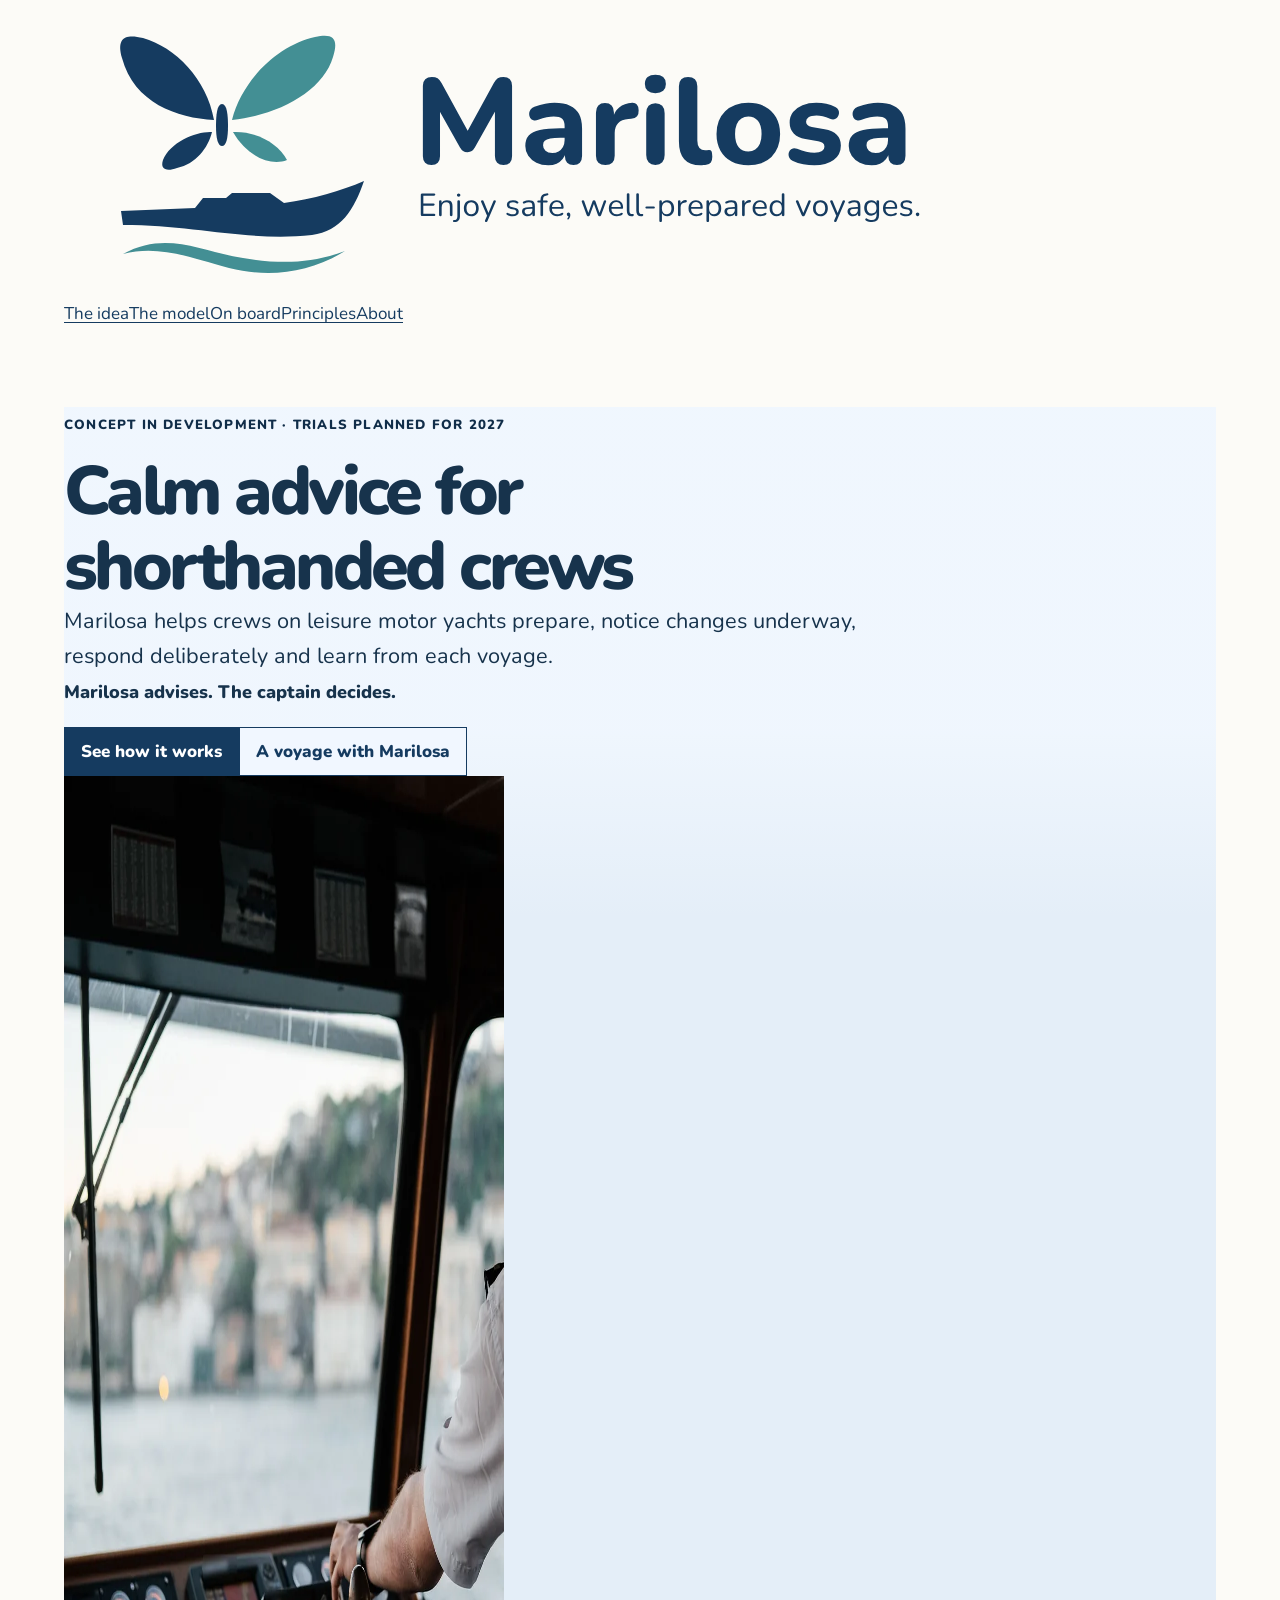
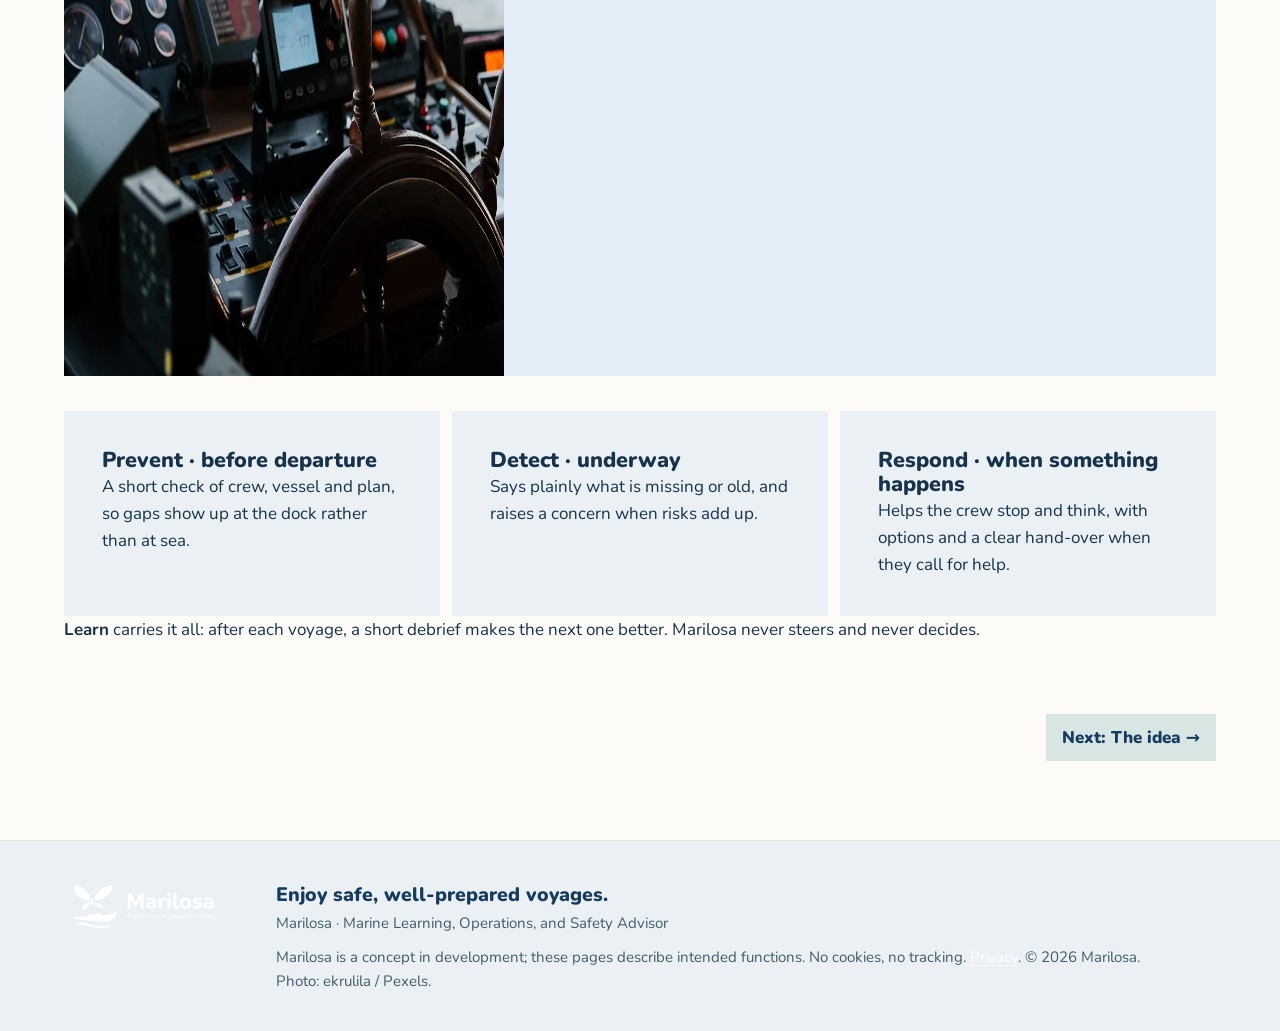
<file: index.html>
<!doctype html>
<html lang="en">
<head>
<meta charset="utf-8">
<meta name="viewport" content="width=device-width, initial-scale=1">
<meta name="robots" content="noindex, nofollow">
<title>Marilosa · Calm advice for shorthanded crews</title>
<meta name="description" content="Marilosa is in development. Marilosa helps crews on leisure motor yachts prepare, notice changes underway, respond deliberately and learn from each voyage. The captain decides.">
<link rel="icon" href="favicon.svg" type="image/svg+xml">
<link rel="apple-touch-icon" href="apple-touch-icon.png">
<link rel="canonical" href="https://marilosa.com/">
<meta property="og:type" content="website">
<meta property="og:url" content="https://marilosa.com/">
<meta property="og:site_name" content="Marilosa">
<meta property="og:title" content="Marilosa · Calm advice for shorthanded crews">
<meta property="og:description" content="Marilosa is in development. Marilosa helps crews on leisure motor yachts prepare, notice changes underway, respond deliberately and learn from each voyage. The captain decides.">
<meta property="og:image" content="https://marilosa.com/assets/og-image.png">
<meta property="og:image:width" content="1200">
<meta property="og:image:height" content="630">
<meta name="twitter:card" content="summary_large_image">
<link rel="stylesheet" href="assets/site.css">
<script>document.documentElement.className='js'</script>
</head>
<body>
<header><div class="wrap">
  <a href="./" aria-label="Marilosa home"><img src="assets/marilosa-logo.svg" alt="Marilosa: Enjoy safe, well-prepared voyages."></a>
  <nav aria-label="Main"><a href="idea/">The idea</a><a href="model/">The model</a><a href="on-board/">On board</a><a href="principles/">Principles</a><a href="about/">About</a></nav>
  <details class="menu"><summary aria-label="Open menu">Menu</summary><nav aria-label="Main"><a href="idea/">The idea</a><a href="model/">The model</a><a href="on-board/">On board</a><a href="principles/">Principles</a><a href="about/">About</a></nav></details>
</div></header>
<main id="top">
<section class="page"><div class="wrap">
  <div class="hero" style="padding:8px 0 0"><div class="grid">
  <div>
    <span class="badge">Concept in development · trials planned for 2027</span>
    <h1 style="margin-top:18px">Calm advice for shorthanded crews</h1>
    <p class="lead">Marilosa helps crews on leisure motor yachts prepare, notice changes underway, respond deliberately and learn from each voyage.</p>
    <p class="core">Marilosa advises. The captain decides.</p>
    <p style="margin-top:20px"><a class="btn" href="model/">See how it works</a><a class="btn ghost" href="on-board/">A voyage with Marilosa</a></p>
  </div>
  <img class="photo" src="assets/photos/helm.webp" width="960" height="1200" alt="A captain’s hand on the wheel in a motor yacht wheelhouse, with instruments and a harbour town outside the windows." style="max-width:440px">
</div></div>
<div class="cols3 home-layers">
  <div class="card"><h3>Prevent · before departure</h3><p>A short check of crew, vessel and plan, so gaps show up at the dock rather than at sea.</p></div>
  <div class="card"><h3>Detect · underway</h3><p>Says plainly what is missing or old, and raises a concern when risks add up.</p></div>
  <div class="card"><h3>Respond · when something happens</h3><p>Helps the crew stop and think, with options and a clear hand-over when they call for help.</p></div>
</div>
<p class="learn-foundation"><b>Learn</b> carries it all: after each voyage, a short debrief makes the next one better. Marilosa never steers and never decides.</p>
  <div class="next"><span></span><a href="idea/">Next: The idea →</a></div>
</div></section>
</main>
<footer><div class="wrap">
  <img src="assets/marilosa-logo-white.svg" alt="Marilosa">
  <div>
    <p class="promise">Enjoy safe, well-prepared voyages.</p>
    <p>Marilosa · Marine Learning, Operations, and Safety Advisor</p>
    <p style="margin-top:10px">Marilosa is a concept in development; these pages describe intended functions. No cookies, no tracking. <a href="privacy.html" style="color:#fff">Privacy</a>. © 2026 Marilosa. Photo: ekrulila / Pexels.</p>
  </div>
</div></footer>
</body>
</html>
</file>
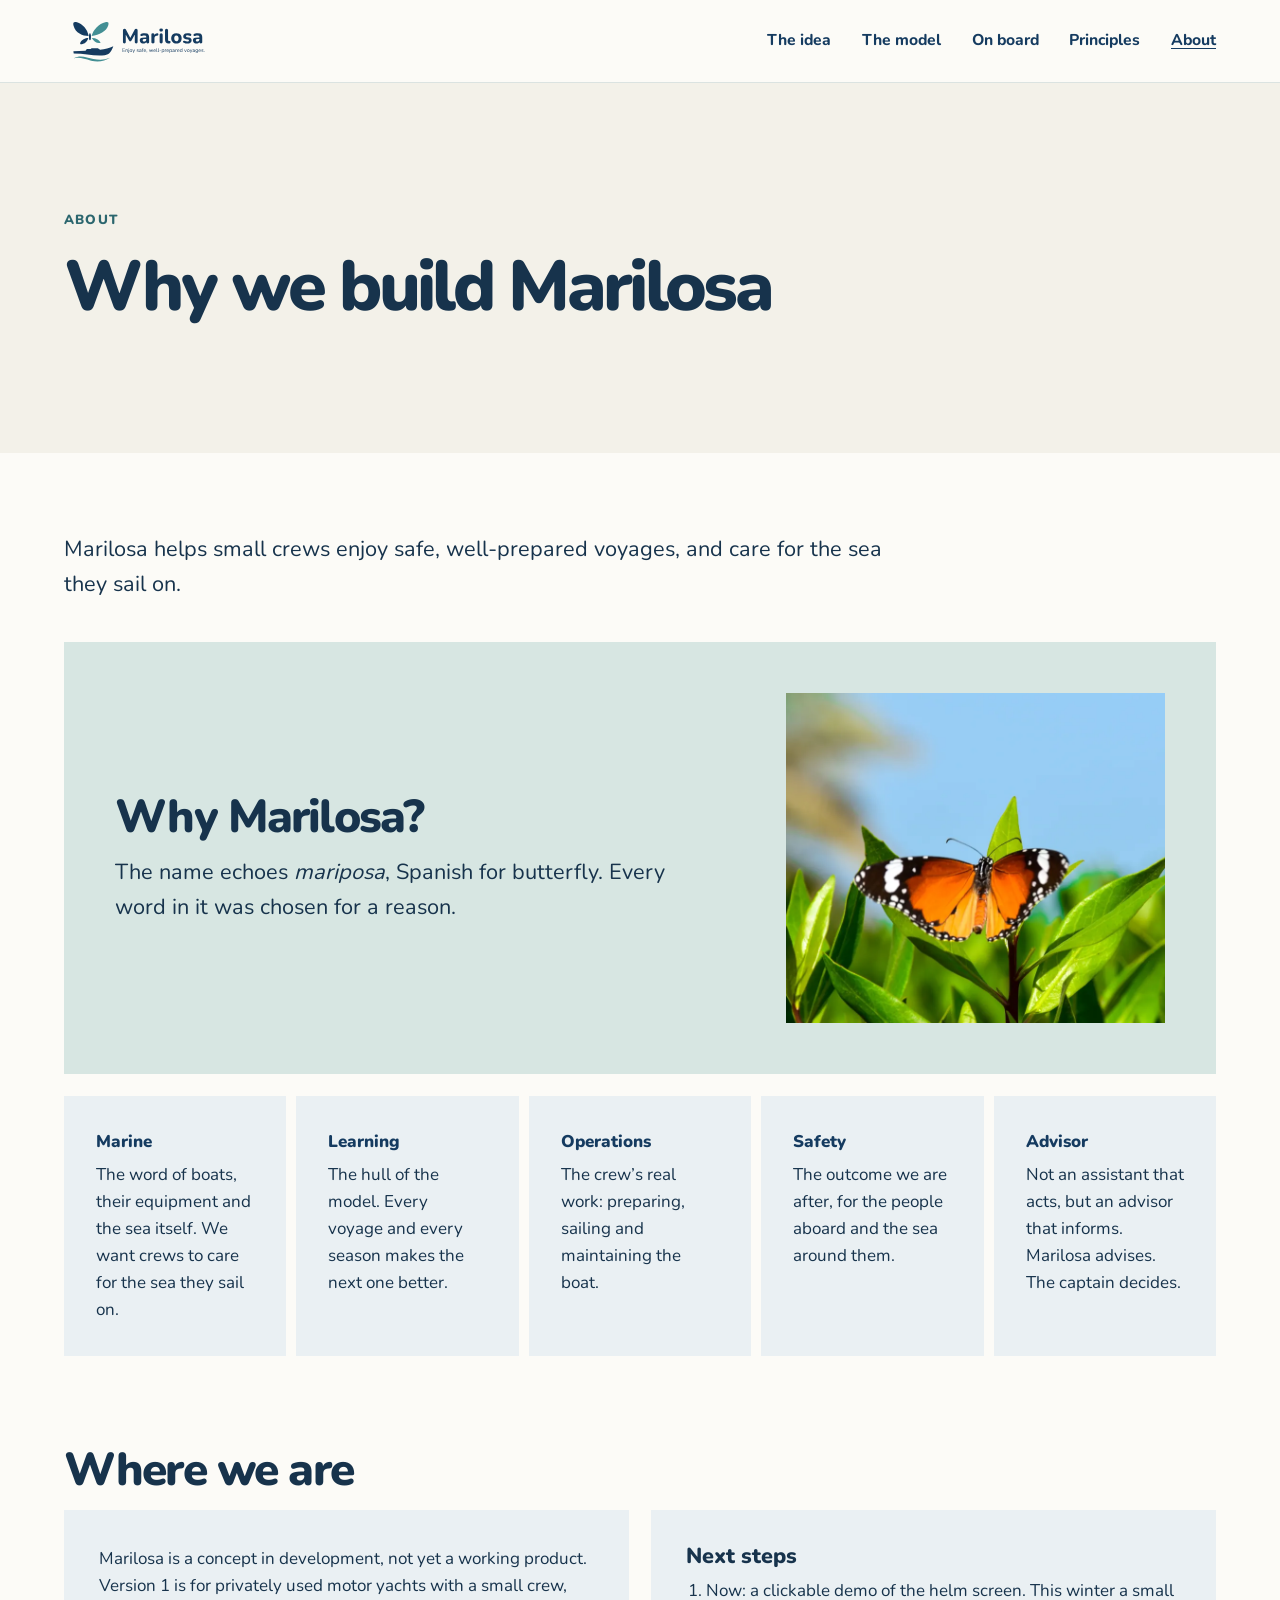
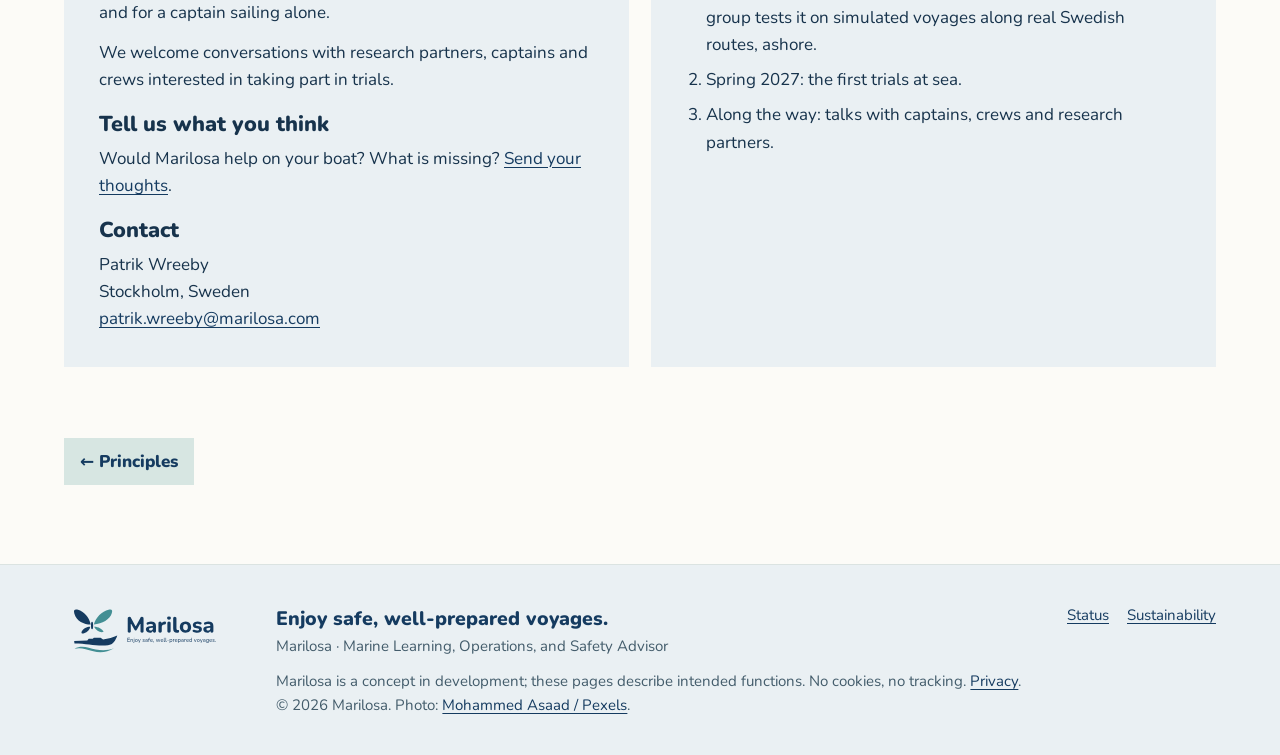
<file: about/index.html>
<!doctype html>
<html lang="en">
<head>
<meta charset="utf-8">
<meta name="viewport" content="width=device-width, initial-scale=1">
<meta name="robots" content="noindex, nofollow">
<title>About and status · Marilosa</title>
<meta name="description" content="About Marilosa and its name.">
<link rel="icon" href="../favicon.svg" type="image/svg+xml">
<link rel="apple-touch-icon" href="../apple-touch-icon.png">
<link rel="canonical" href="https://marilosa.com/about/">
<meta property="og:type" content="website">
<meta property="og:url" content="https://marilosa.com/about/">
<meta property="og:site_name" content="Marilosa">
<meta property="og:title" content="About · Marilosa">
<meta property="og:description" content="About Marilosa and its name.">
<meta property="og:image" content="https://marilosa.com/assets/og-image.png">
<meta property="og:image:width" content="1200">
<meta property="og:image:height" content="630">
<meta name="twitter:card" content="summary_large_image">
<link rel="stylesheet" href="../assets/site.css">
<script>document.documentElement.className='js'</script>
</head>
<body class="site page-about">
<header><div class="wrap">
  <a href="../" aria-label="Marilosa home"><img src="../assets/marilosa-logo.svg" alt="Marilosa: Enjoy safe, well-prepared voyages."></a>
  <nav aria-label="Main"><a href="../idea/">The idea</a><a href="../model/">The model</a><a href="../on-board/">On board</a><a href="../principles/">Principles</a><a href="../about/" aria-current="page">About</a></nav>
  <details class="menu"><summary aria-label="Open menu">Menu</summary><nav aria-label="Main"><a href="../idea/">The idea</a><a href="../model/">The model</a><a href="../on-board/">On board</a><a href="../principles/">Principles</a><a href="../about/" aria-current="page">About</a></nav></details>
</div></header>
<main id="top">
<section class="pagehead"><div class="wrap">
  <p class="eyebrow">About</p>
  <h1>Why we build Marilosa</h1>
</div></section>
<section class="page"><div class="wrap">
  <p class="lead">Marilosa helps small crews enjoy safe, well-prepared voyages, and care for the sea they sail on.</p>
  <div class="two narrow" style="margin-top:40px;align-items:start"><div>
  <h2>Why Marilosa?</h2>
  <p class="lead">The name echoes <i>mariposa</i>, Spanish for butterfly. Every word in it was chosen for a reason.</p>
  </div><img class="photo" src="../assets/photos/butterfly.webp" width="800" height="800" alt="A butterfly resting on green leaves." loading="lazy"></div>
  <div class="sdg">
    <div><b>Marine</b><p>The word of boats, their equipment and the sea itself. We want crews to care for the sea they sail on.</p></div>
    <div><b>Learning</b><p>The hull of the model. Every voyage and every season makes the next one better.</p></div>
    <div><b>Operations</b><p>The crew’s real work: preparing, sailing and maintaining the boat.</p></div>
    <div><b>Safety</b><p>The outcome we are after, for the people aboard and the sea around them.</p></div>
    <div><b>Advisor</b><p>Not an assistant that acts, but an advisor that informs. Marilosa advises. The captain decides.</p></div>
  </div>
  <section class="moved-section" aria-labelledby="status">
  <h2 id="status">Where we are</h2>
  <div class="status">
    <div>
      <p>Marilosa is a concept in development, not yet a working product. Version 1 is for privately used motor yachts with a small crew, and for a captain sailing alone.</p>
      <p style="margin-top:12px">We welcome conversations with research partners, captains and crews interested in taking part in trials.</p>
      <h3 style="margin-top:20px">Tell us what you think</h3>
      <p>Would Marilosa help on your boat? What is missing? <a href="mailto:patrik.wreeby@marilosa.com?subject=Marilosa%20feedback">Send your thoughts</a>.</p>
      <h3 style="margin-top:20px">Contact</h3>
      <p>Patrik Wreeby<br>Stockholm, Sweden<br><a href="mailto:patrik.wreeby@marilosa.com">patrik.wreeby@marilosa.com</a></p>
    </div>
    <div>
      <h3>Next steps</h3>
      <ol>
        <li>Now: a clickable demo of the helm screen. This winter a small group tests it on simulated voyages along real Swedish routes, ashore.</li>
        <li>Spring 2027: the first trials at sea.</li>
        <li>Along the way: talks with captains, crews and research partners.</li>
      </ol>
    </div>
  </div>
  </section>
  <div class="next"><a href="../principles/">← Principles</a><span></span></div>
</div></section>
</main>
<footer><div class="wrap">
  <img src="../assets/marilosa-logo.svg" alt="Marilosa">
  <div>
    <p class="promise">Enjoy safe, well-prepared voyages.</p>
    <p>Marilosa · Marine Learning, Operations, and Safety Advisor</p>
    <p style="margin-top:10px">Marilosa is a concept in development; these pages describe intended functions. No cookies, no tracking. <a href="../privacy.html">Privacy</a>. © 2026 Marilosa. Photo: <a href="https://www.pexels.com/photo/19791628/">Mohammed Asaad / Pexels</a>.</p>
  </div>
  <nav class="utility" aria-label="More about Marilosa"><a href="../status/">Status</a><a href="../sustainability/">Sustainability</a></nav>
</div></footer>
</body>
</html>
</file>
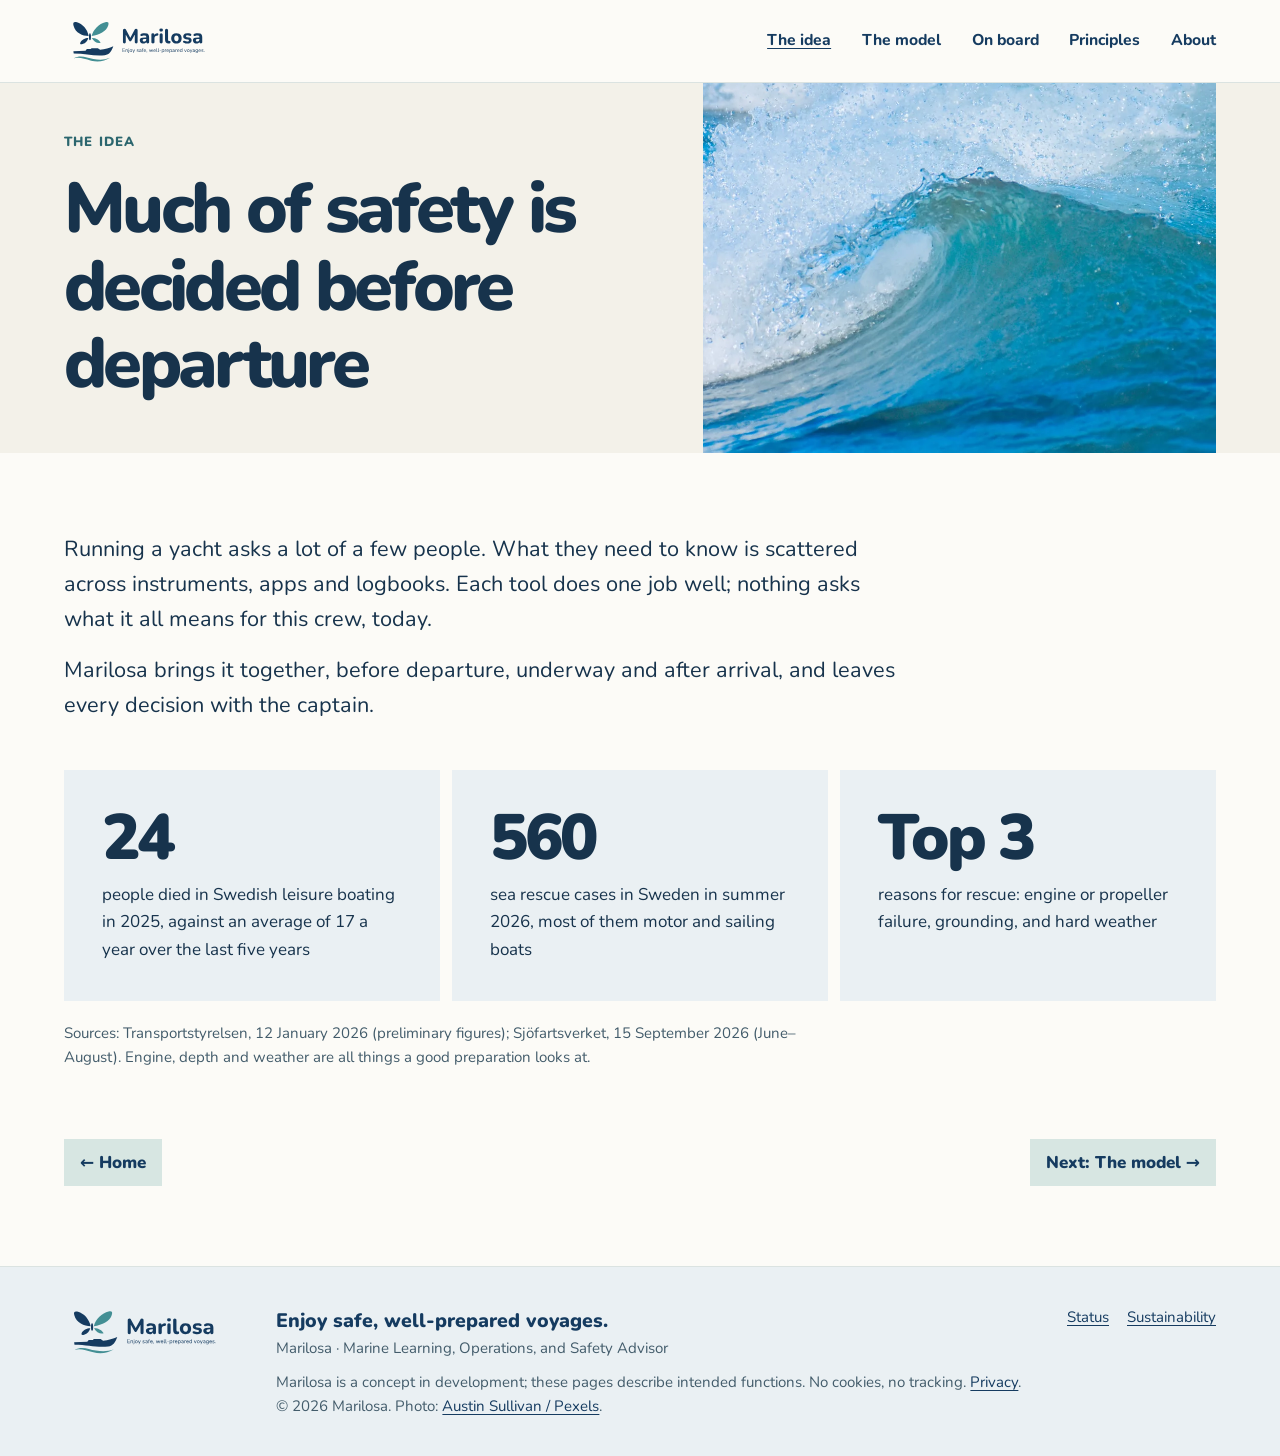
<file: idea/index.html>
<!doctype html>
<html lang="en">
<head>
<meta charset="utf-8">
<meta name="viewport" content="width=device-width, initial-scale=1">
<meta name="robots" content="noindex, nofollow">
<title>The idea · Marilosa</title>
<meta name="description" content="Most of safety is decided before departure.">
<link rel="icon" href="../favicon.svg" type="image/svg+xml">
<link rel="apple-touch-icon" href="../apple-touch-icon.png">
<link rel="canonical" href="https://marilosa.com/idea/">
<meta property="og:type" content="website">
<meta property="og:url" content="https://marilosa.com/idea/">
<meta property="og:site_name" content="Marilosa">
<meta property="og:title" content="The idea · Marilosa">
<meta property="og:description" content="Most of safety is decided before departure.">
<meta property="og:image" content="https://marilosa.com/assets/og-image.png">
<meta property="og:image:width" content="1200">
<meta property="og:image:height" content="630">
<meta name="twitter:card" content="summary_large_image">
<link rel="stylesheet" href="../assets/site.css">
<script>document.documentElement.className='js'</script>
</head>
<body class="site page-idea">
<header><div class="wrap">
  <a href="../" aria-label="Marilosa home"><img src="../assets/marilosa-logo.svg" alt="Marilosa: Enjoy safe, well-prepared voyages."></a>
  <nav aria-label="Main"><a href="../idea/" aria-current="page">The idea</a><a href="../model/">The model</a><a href="../on-board/">On board</a><a href="../principles/">Principles</a><a href="../about/">About</a></nav>
  <details class="menu"><summary aria-label="Open menu">Menu</summary><nav aria-label="Main"><a href="../idea/" aria-current="page">The idea</a><a href="../model/">The model</a><a href="../on-board/">On board</a><a href="../principles/">Principles</a><a href="../about/">About</a></nav></details>
</div></header>
<main id="top">
<section class="pagehead"><div class="wrap"><div class="heading">
  <p class="eyebrow">The idea</p>
  <h1>Much of safety is decided before departure</h1>
</div>
  <img class="mast-photo" src="../assets/photos/breaking-wave.webp" alt="A blue wave breaking into white spray." fetchpriority="high">
</div></section>
<section class="page"><div class="wrap">
  <p class="lead">Running a yacht asks a lot of a few people. What they need to know is scattered across instruments, apps and logbooks. Each tool does one job well; nothing asks what it all means for this crew, today.</p>
  <p class="lead" style="margin-top:16px">Marilosa brings it together, before departure, underway and after arrival, and leaves every decision with the captain.</p>
  <div class="cols3" style="margin-top:48px">
    <div><div class="stat">24</div><p>people died in Swedish leisure boating in 2025, against an average of 17 a year over the last five years</p></div>
    <div><div class="stat">560</div><p>sea rescue cases in Sweden in summer 2026, most of them motor and sailing boats</p></div>
    <div><div class="stat">Top 3</div><p>reasons for rescue: engine or propeller failure, grounding, and hard weather</p></div>
  </div>
  <p class="note">Sources: Transportstyrelsen, 12 January 2026 (preliminary figures); Sjöfartsverket, 15 September 2026 (June–August). Engine, depth and weather are all things a good preparation looks at.</p>
  <div class="next"><a href="../">← Home</a><a href="../model/">Next: The model →</a></div>
</div></section>
</main>
<footer><div class="wrap">
  <img src="../assets/marilosa-logo.svg" alt="Marilosa">
  <div>
    <p class="promise">Enjoy safe, well-prepared voyages.</p>
    <p>Marilosa · Marine Learning, Operations, and Safety Advisor</p>
    <p style="margin-top:10px">Marilosa is a concept in development; these pages describe intended functions. No cookies, no tracking. <a href="../privacy.html">Privacy</a>. © 2026 Marilosa. Photo: <a href="https://www.pexels.com/photo/13723197/">Austin Sullivan / Pexels</a>.</p>
  </div>
  <nav class="utility" aria-label="More about Marilosa"><a href="../status/">Status</a><a href="../sustainability/">Sustainability</a></nav>
</div></footer>
</body>
</html>
</file>
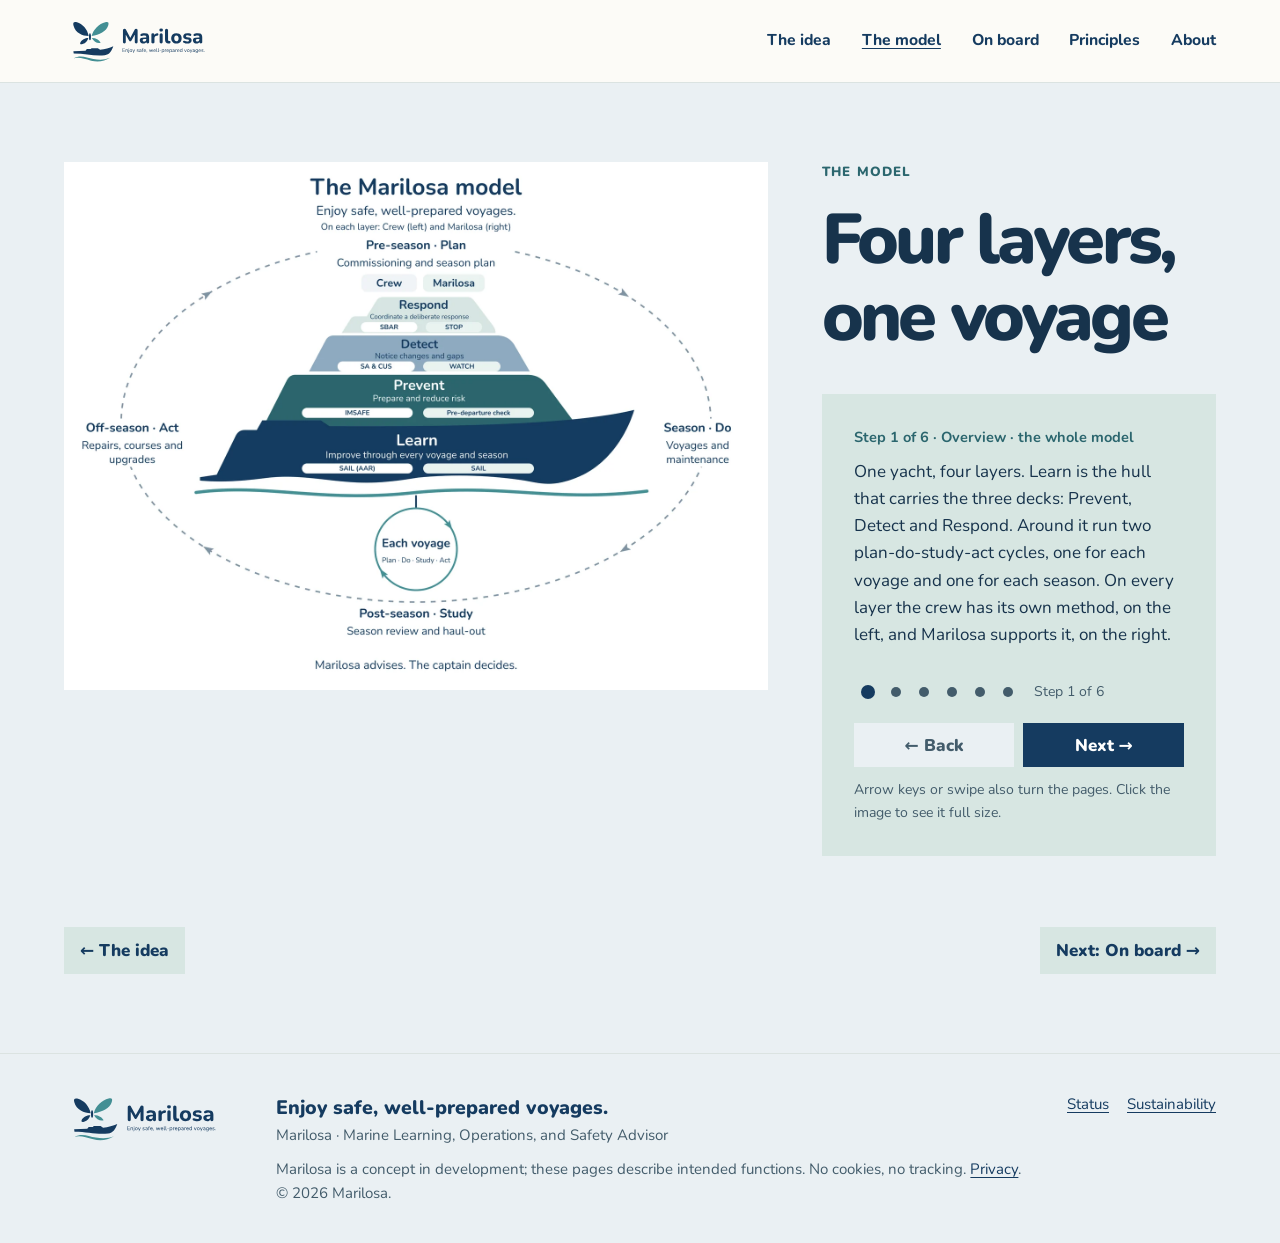
<file: model/index.html>
<!doctype html>
<html lang="en">
<head>
<meta charset="utf-8">
<meta name="viewport" content="width=device-width, initial-scale=1">
<meta name="robots" content="noindex, nofollow">
<title>The model · Marilosa</title>
<meta name="description" content="The Marilosa model step by step: prevent, detect, respond and learn.">
<link rel="icon" href="../favicon.svg" type="image/svg+xml">
<link rel="apple-touch-icon" href="../apple-touch-icon.png">
<link rel="canonical" href="https://marilosa.com/model/">
<meta property="og:type" content="website">
<meta property="og:url" content="https://marilosa.com/model/">
<meta property="og:site_name" content="Marilosa">
<meta property="og:title" content="The model · Marilosa">
<meta property="og:description" content="The Marilosa model step by step: prevent, detect, respond and learn.">
<meta property="og:image" content="https://marilosa.com/assets/og-image.png">
<meta property="og:image:width" content="1200">
<meta property="og:image:height" content="630">
<meta name="twitter:card" content="summary_large_image">
<link rel="stylesheet" href="../assets/site.css">
<script>document.documentElement.className='js'</script>
</head>
<body class="site page-model">
<header><div class="wrap">
  <a href="../" aria-label="Marilosa home"><img src="../assets/marilosa-logo.svg" alt="Marilosa: Enjoy safe, well-prepared voyages."></a>
  <nav aria-label="Main"><a href="../idea/">The idea</a><a href="../model/" aria-current="page">The model</a><a href="../on-board/">On board</a><a href="../principles/">Principles</a><a href="../about/">About</a></nav>
  <details class="menu"><summary aria-label="Open menu">Menu</summary><nav aria-label="Main"><a href="../idea/">The idea</a><a href="../model/" aria-current="page">The model</a><a href="../on-board/">On board</a><a href="../principles/">Principles</a><a href="../about/">About</a></nav></details>
</div></header>
<main id="top">
<section class="page"><div class="wrap">
  <div class="viewer mv" id="viewer">
  <div class="mvhead"><p class="eyebrow">The model</p><h1 class="mvh">Four layers, one voyage</h1></div>
  <div class="stage">
  <figure id="step-1" class="on" aria-roledescription="slide" aria-label="Step 1 of 6: Overview · the whole model">
    <a href="../assets/model/marilosa-model-1-overview.webp" title="Open full size"><img src="../assets/model/marilosa-model-1-overview.webp" width="1600" height="1200" alt="Marilosa model, step 1 of 6: Overview · the whole model."></a>
    <figcaption><b>Step 1 of 6 · Overview · the whole model</b>One yacht, four layers. Learn is the hull that carries the three decks: Prevent, Detect and Respond. Around it run two plan-do-study-act cycles, one for each voyage and one for each season. On every layer the crew has its own method, on the left, and Marilosa supports it, on the right.</figcaption>
  </figure>
  <figure id="step-2" class="" aria-roledescription="slide" aria-label="Step 2 of 6: Prevent · before departure">
    <a href="../assets/model/marilosa-model-2-prevent.webp" title="Open full size"><img src="../assets/model/marilosa-model-2-prevent.webp" width="1600" height="1200" alt="Marilosa model, step 2 of 6: Prevent · before departure." loading="lazy"></a>
    <figcaption><b>Step 2 of 6 · Prevent · before departure</b>Each person runs through IMSAFE privately and says only “fit for the voyage” or “not fit”; no reasons, no health information. Marilosa brings crew, vessel, conditions, area and passage plan together and shows what is missing. It never blocks the boat.</figcaption>
  </figure>
  <figure id="step-3" class="" aria-roledescription="slide" aria-label="Step 3 of 6: Detect · underway">
    <a href="../assets/model/marilosa-model-3-detect.webp" title="Open full size"><img src="../assets/model/marilosa-model-3-detect.webp" width="1600" height="1200" alt="Marilosa model, step 3 of 6: Detect · underway." loading="lazy"></a>
    <figcaption><b>Step 3 of 6 · Detect · underway</b>The crew keeps situational awareness and speaks up in rising steps: concerned, uncomfortable, safety issue. Marilosa watches weather against the forecast, traffic, technical trends, the crew and the health of its own data; missing data is shown as missing. The crew reports what no sensor can: a sound, a smell, a vibration.</figcaption>
  </figure>
  <figure id="step-4" class="" aria-roledescription="slide" aria-label="Step 4 of 6: Respond · when something happens">
    <a href="../assets/model/marilosa-model-4-respond.webp" title="Open full size"><img src="../assets/model/marilosa-model-4-respond.webp" width="1600" height="1200" alt="Marilosa model, step 4 of 6: Respond · when something happens." loading="lazy"></a>
    <figcaption><b>Step 4 of 6 · Respond · when something happens</b>Marilosa helps the crew stop and think: safety of life first, time and sea room, options with a situation brief. When the crew calls for help, SBAR makes the hand-over clear. Marilosa never makes the call; the crew does, on 112 or VHF channel 16.</figcaption>
  </figure>
  <figure id="step-5" class="" aria-roledescription="slide" aria-label="Step 5 of 6: Learn · after the voyage">
    <a href="../assets/model/marilosa-model-5-learn.webp" title="Open full size"><img src="../assets/model/marilosa-model-5-learn.webp" width="1600" height="1200" alt="Marilosa model, step 5 of 6: Learn · after the voyage." loading="lazy"></a>
    <figcaption><b>Step 5 of 6 · Learn · after the voyage</b>The crew and Marilosa share one debrief, SAIL: situation, actions, improvements, lessons. About a minute after a quiet voyage; the full review when something happened. It looks for what to change, never for someone to blame.</figcaption>
  </figure>
  <figure id="step-6" class="" aria-roledescription="slide" aria-label="Step 6 of 6: The two cycles">
    <a href="../assets/model/marilosa-model-6-cycles.webp" title="Open full size"><img src="../assets/model/marilosa-model-6-cycles.webp" width="1600" height="1200" alt="Marilosa model, step 6 of 6: The two cycles." loading="lazy"></a>
    <figcaption><b>Step 6 of 6 · The two cycles</b>Each voyage is plan, do, study, act, and so is each season. What a voyage cannot close moves to the season: haul-out, repairs, courses and upgrades, ready for the next season’s plan.</figcaption>
  </figure>
  </div>
  <div class="side">
    <div class="cap" aria-live="polite"></div>
    <div class="vbar">
      <div class="dotrow"><div class="dots" role="group" aria-label="Choose a step"></div><div class="count"></div></div>
      <button class="back" type="button" aria-label="Previous step">← <span class="bn"></span></button>
      <button class="fwd" type="button" aria-label="Next step"><span class="fn"></span> →</button>
    </div>
    <p class="hint">Arrow keys or swipe also turn the pages. Click the image to see it full size.</p>
  </div>
</div>
<script>
(function(){
  var v=document.getElementById('viewer'),f=v.querySelectorAll('figure'),n=f.length,i=0,
      names=['Overview', 'Prevent', 'Detect', 'Respond', 'Learn', 'The two cycles'],b=v.querySelector('.back'),fw=v.querySelector('.fwd'),d=v.querySelector('.dots'),c=v.querySelector('.count'),cap=v.querySelector('.cap');
  for(var k=0;k<n;k++){var x=document.createElement('button');x.type='button';x.setAttribute('aria-label','Step '+(k+1)+': '+names[k]);
    (function(k){x.onclick=function(){go(k)}})(k);d.appendChild(x);}
  function go(k,keep){i=Math.max(0,Math.min(n-1,k));
    for(var j=0;j<n;j++){f[j].classList.toggle('on',j===i);d.children[j].classList.toggle('on',j===i);d.children[j].setAttribute('aria-current',j===i?'step':'false');}
    cap.innerHTML=f[i].querySelector('figcaption').innerHTML;
    b.disabled=i===0;fw.disabled=i===n-1;
    v.querySelector('.bn').textContent='Back';v.querySelector('.fn').textContent='Next';b.title=i>0?'Back to '+names[i-1]:'';fw.title=i<n-1?'Next: '+names[i+1]:'';b.setAttribute('aria-label',i>0?'Back to '+names[i-1]:'Back');fw.setAttribute('aria-label',i<n-1?'Next: '+names[i+1]:'Next');
    c.textContent='Step '+(i+1)+' of '+n;
    if(!keep)history.replaceState(null,'','#step-'+(i+1));}
  function show(){if(v.getBoundingClientRect().top<0)v.scrollIntoView({behavior:'smooth',block:'start'});}
  b.onclick=function(){go(i-1);show()};fw.onclick=function(){go(i+1);show()};
  document.addEventListener('keydown',function(e){if(e.key==='ArrowRight')go(i+1);if(e.key==='ArrowLeft')go(i-1);});
  var sx=null;v.addEventListener('touchstart',function(e){sx=e.touches[0].clientX},{passive:true});
  v.addEventListener('touchend',function(e){if(sx===null)return;var dx=e.changedTouches[0].clientX-sx;if(Math.abs(dx)>50)go(i+(dx<0?1:-1));sx=null;});
  var m=location.hash.match(/step-(\d)/);go(m?parseInt(m[1],10)-1:0,!m);
})();
</script>
  <div class="next"><a href="../idea/">← The idea</a><a href="../on-board/">Next: On board →</a></div>
</div></section>
</main>
<footer><div class="wrap">
  <img src="../assets/marilosa-logo.svg" alt="Marilosa">
  <div>
    <p class="promise">Enjoy safe, well-prepared voyages.</p>
    <p>Marilosa · Marine Learning, Operations, and Safety Advisor</p>
    <p style="margin-top:10px">Marilosa is a concept in development; these pages describe intended functions. No cookies, no tracking. <a href="../privacy.html">Privacy</a>. © 2026 Marilosa.</p>
  </div>
  <nav class="utility" aria-label="More about Marilosa"><a href="../status/">Status</a><a href="../sustainability/">Sustainability</a></nav>
</div></footer>
</body>
</html>
</file>
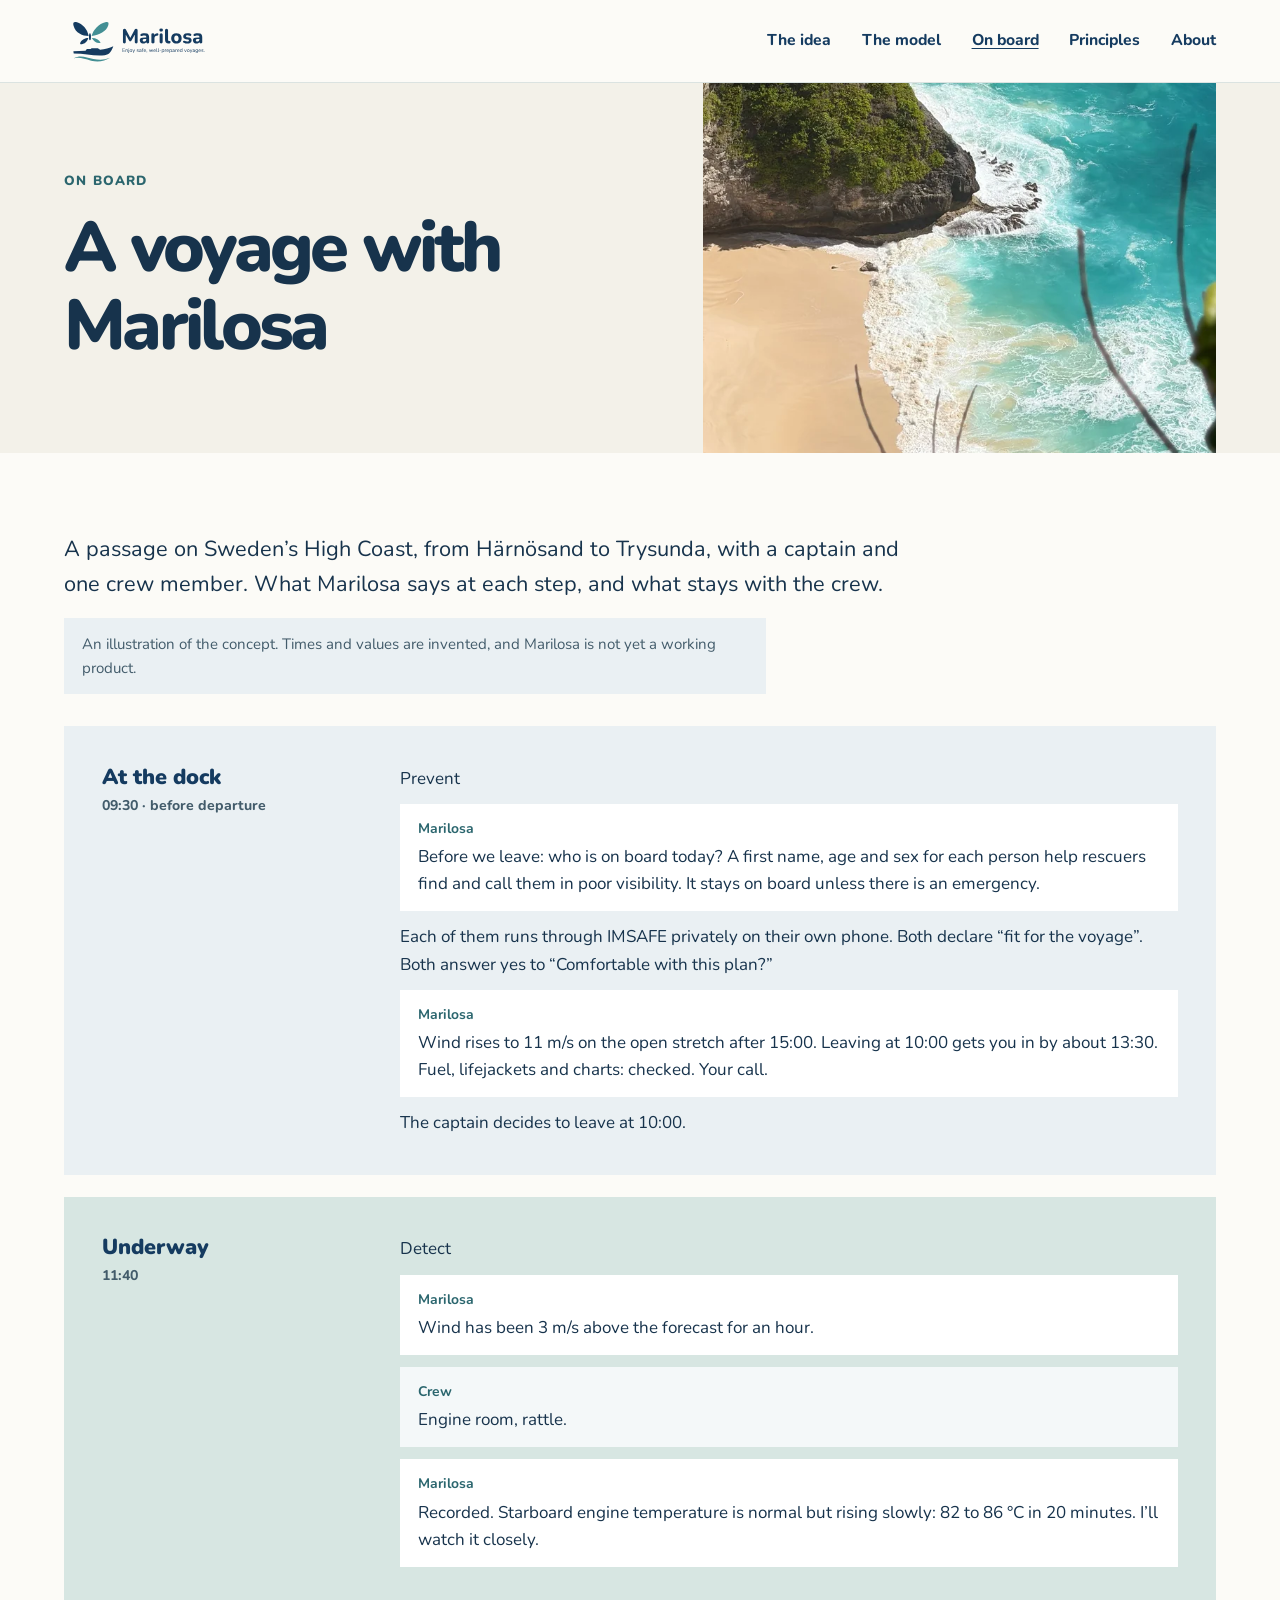
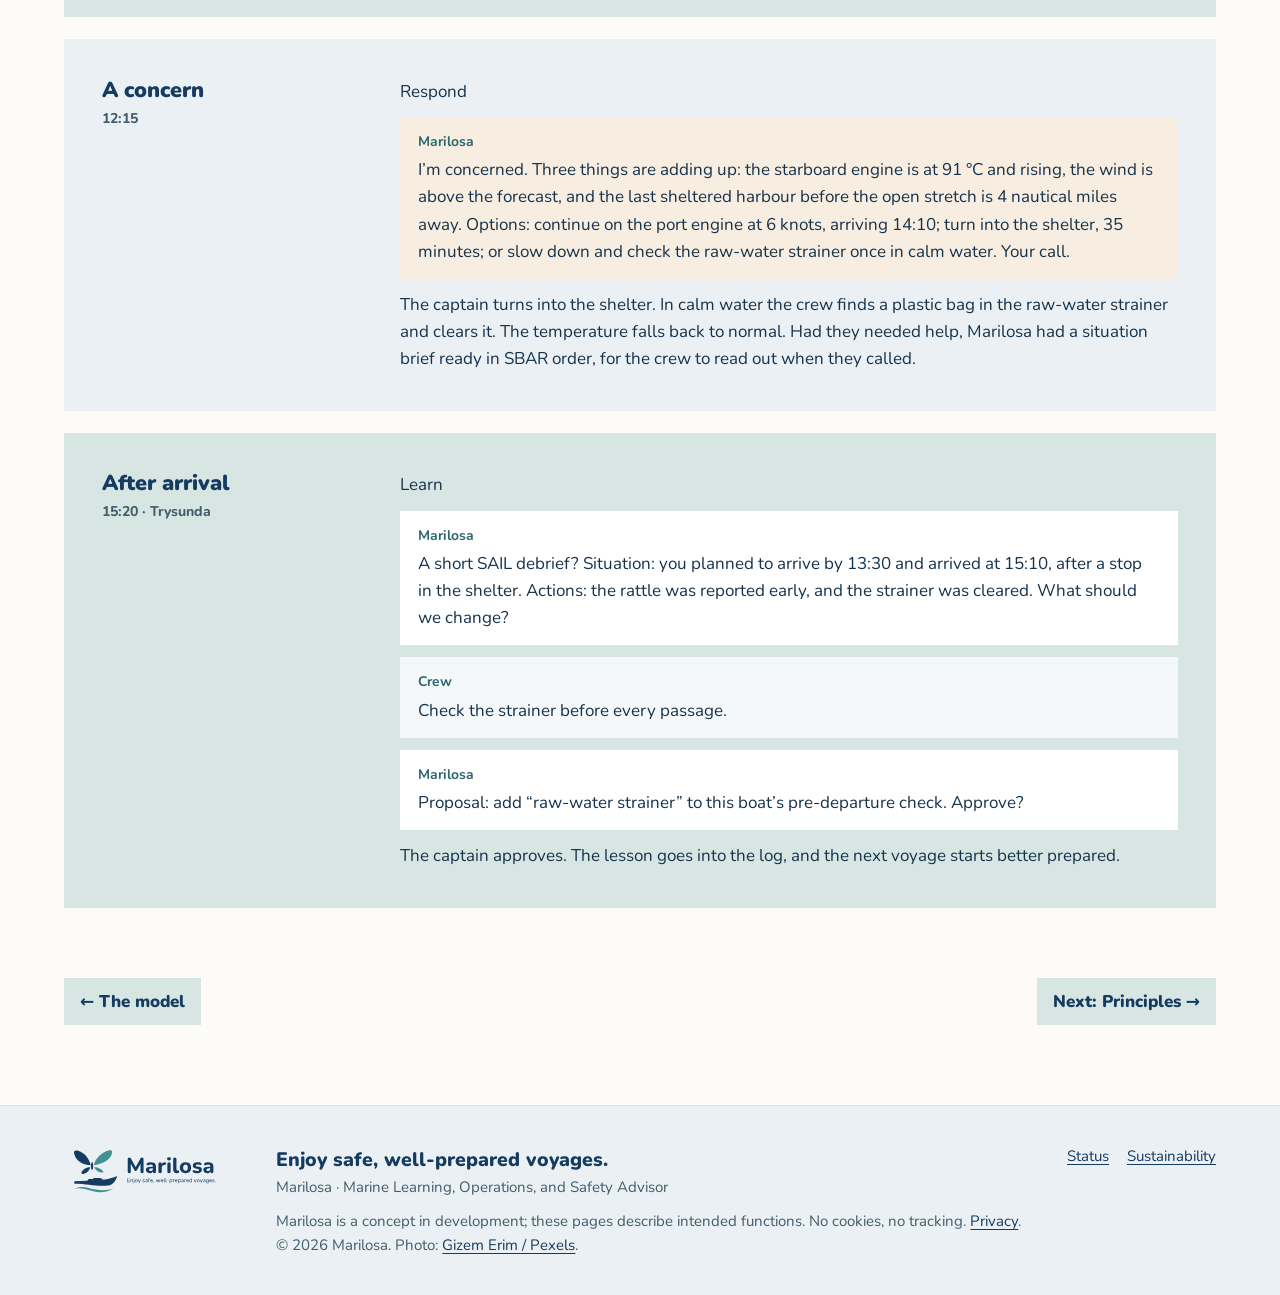
<file: on-board/index.html>
<!doctype html>
<html lang="en">
<head>
<meta charset="utf-8">
<meta name="viewport" content="width=device-width, initial-scale=1">
<meta name="robots" content="noindex, nofollow">
<title>A voyage with Marilosa · Marilosa</title>
<meta name="description" content="An illustrated passage from Härnösand to Trysunda with Marilosa.">
<link rel="icon" href="../favicon.svg" type="image/svg+xml">
<link rel="apple-touch-icon" href="../apple-touch-icon.png">
<link rel="canonical" href="https://marilosa.com/on-board/">
<meta property="og:type" content="website">
<meta property="og:url" content="https://marilosa.com/on-board/">
<meta property="og:site_name" content="Marilosa">
<meta property="og:title" content="A voyage with Marilosa · Marilosa">
<meta property="og:description" content="An illustrated passage from Härnösand to Trysunda with Marilosa.">
<meta property="og:image" content="https://marilosa.com/assets/og-image.png">
<meta property="og:image:width" content="1200">
<meta property="og:image:height" content="630">
<meta name="twitter:card" content="summary_large_image">
<link rel="stylesheet" href="../assets/site.css">
<script>document.documentElement.className='js'</script>
</head>
<body class="site page-on-board">
<header><div class="wrap">
  <a href="../" aria-label="Marilosa home"><img src="../assets/marilosa-logo.svg" alt="Marilosa: Enjoy safe, well-prepared voyages."></a>
  <nav aria-label="Main"><a href="../idea/">The idea</a><a href="../model/">The model</a><a href="../on-board/" aria-current="page">On board</a><a href="../principles/">Principles</a><a href="../about/">About</a></nav>
  <details class="menu"><summary aria-label="Open menu">Menu</summary><nav aria-label="Main"><a href="../idea/">The idea</a><a href="../model/">The model</a><a href="../on-board/" aria-current="page">On board</a><a href="../principles/">Principles</a><a href="../about/">About</a></nav></details>
</div></header>
<main id="top">
<section class="pagehead"><div class="wrap"><div class="heading">
  <p class="eyebrow">On board</p>
  <h1>A voyage with Marilosa</h1>
</div>
  <img class="mast-photo" src="../assets/photos/rocky-coast.webp" alt="Turquoise sea breaking against a rocky shore." fetchpriority="high">
</div></section>
<section class="page"><div class="wrap">
  <p class="lead">A passage on Sweden’s High Coast, from Härnösand to Trysunda, with a captain and one crew member. What Marilosa says at each step, and what stays with the crew.</p>
  <p class="disclaimer">An illustration of the concept. Times and values are invented, and Marilosa is not yet a working product.</p>

  <div class="scene" style="margin-top:32px"><div class="when">At the dock<span>09:30 · before departure</span></div><div>
    <span class="tag">Prevent</span>
    <div class="say"><b>Marilosa</b>Before we leave: who is on board today? A first name, age and sex for each person help rescuers find and call them in poor visibility. It stays on board unless there is an emergency.</div>
    <p>Each of them runs through IMSAFE privately on their own phone. Both declare “fit for the voyage”. Both answer yes to “Comfortable with this plan?”</p>
    <div class="say"><b>Marilosa</b>Wind rises to 11 m/s on the open stretch after 15:00. Leaving at 10:00 gets you in by about 13:30. Fuel, lifejackets and charts: checked. Your call.</div>
    <p>The captain decides to leave at 10:00.</p>
  </div></div>

  <div class="scene"><div class="when">Underway<span>11:40</span></div><div>
    <span class="tag d">Detect</span>
    <div class="say"><b>Marilosa</b>Wind has been 3 m/s above the forecast for an hour.</div>
    <div class="say crew"><b>Crew</b>Engine room, rattle.</div>
    <div class="say"><b>Marilosa</b>Recorded. Starboard engine temperature is normal but rising slowly: 82 to 86 °C in 20 minutes. I’ll watch it closely.</div>
  </div></div>

  <div class="scene"><div class="when">A concern<span>12:15</span></div><div>
    <span class="tag r">Respond</span>
    <div class="say concern"><b>Marilosa</b>I’m concerned. Three things are adding up: the starboard engine is at 91 °C and rising, the wind is above the forecast, and the last sheltered harbour before the open stretch is 4 nautical miles away. Options: continue on the port engine at 6 knots, arriving 14:10; turn into the shelter, 35 minutes; or slow down and check the raw-water strainer once in calm water. Your call.</div>
    <p>The captain turns into the shelter. In calm water the crew finds a plastic bag in the raw-water strainer and clears it. The temperature falls back to normal. Had they needed help, Marilosa had a situation brief ready in SBAR order, for the crew to read out when they called.</p>
  </div></div>

  <div class="scene"><div class="when">After arrival<span>15:20 · Trysunda</span></div><div>
    <span class="tag l">Learn</span>
    <div class="say"><b>Marilosa</b>A short SAIL debrief? Situation: you planned to arrive by 13:30 and arrived at 15:10, after a stop in the shelter. Actions: the rattle was reported early, and the strainer was cleared. What should we change?</div>
    <div class="say crew"><b>Crew</b>Check the strainer before every passage.</div>
    <div class="say"><b>Marilosa</b>Proposal: add “raw-water strainer” to this boat’s pre-departure check. Approve?</div>
    <p>The captain approves. The lesson goes into the log, and the next voyage starts better prepared.</p>
  </div></div>
  <div class="next"><a href="../model/">← The model</a><a href="../principles/">Next: Principles →</a></div>
</div></section>
</main>
<footer><div class="wrap">
  <img src="../assets/marilosa-logo.svg" alt="Marilosa">
  <div>
    <p class="promise">Enjoy safe, well-prepared voyages.</p>
    <p>Marilosa · Marine Learning, Operations, and Safety Advisor</p>
    <p style="margin-top:10px">Marilosa is a concept in development; these pages describe intended functions. No cookies, no tracking. <a href="../privacy.html">Privacy</a>. © 2026 Marilosa. Photo: <a href="https://www.pexels.com/photo/40100739/">Gizem Erim / Pexels</a>.</p>
  </div>
  <nav class="utility" aria-label="More about Marilosa"><a href="../status/">Status</a><a href="../sustainability/">Sustainability</a></nav>
</div></footer>
</body>
</html>
</file>
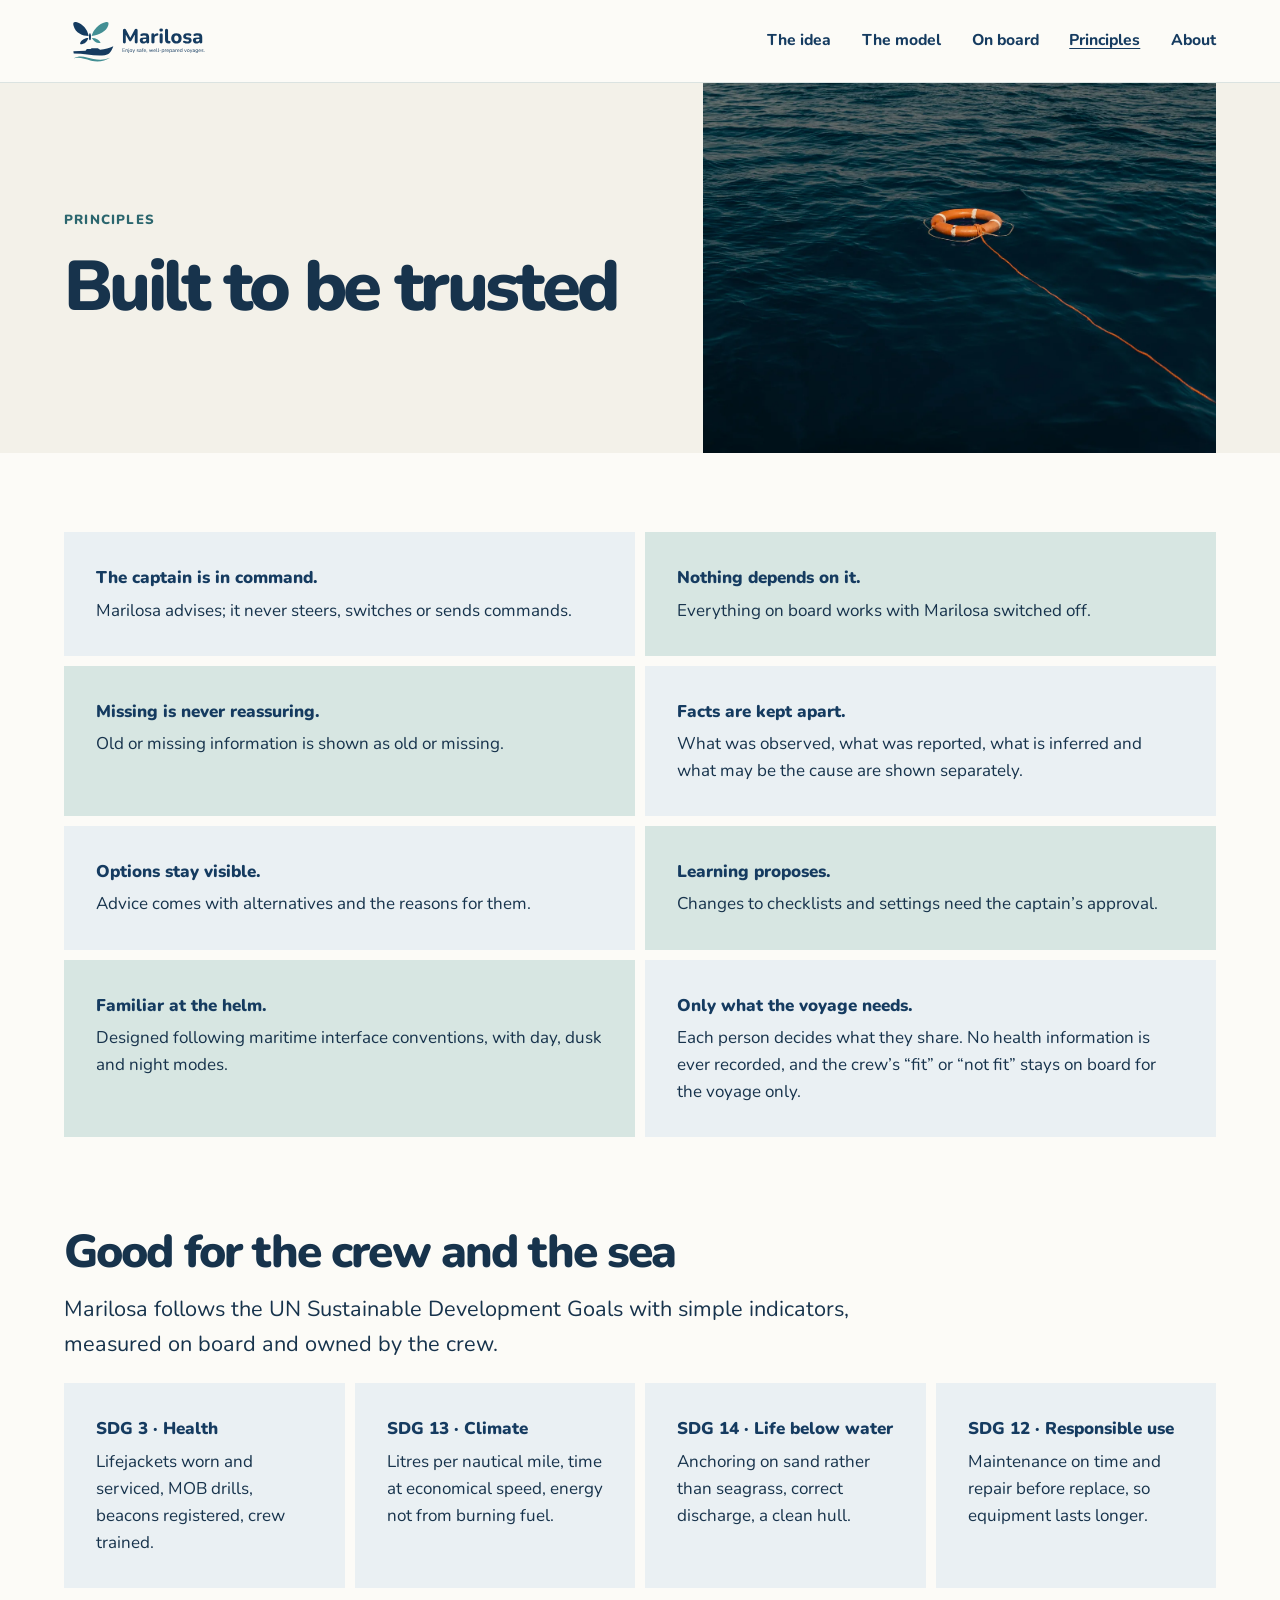
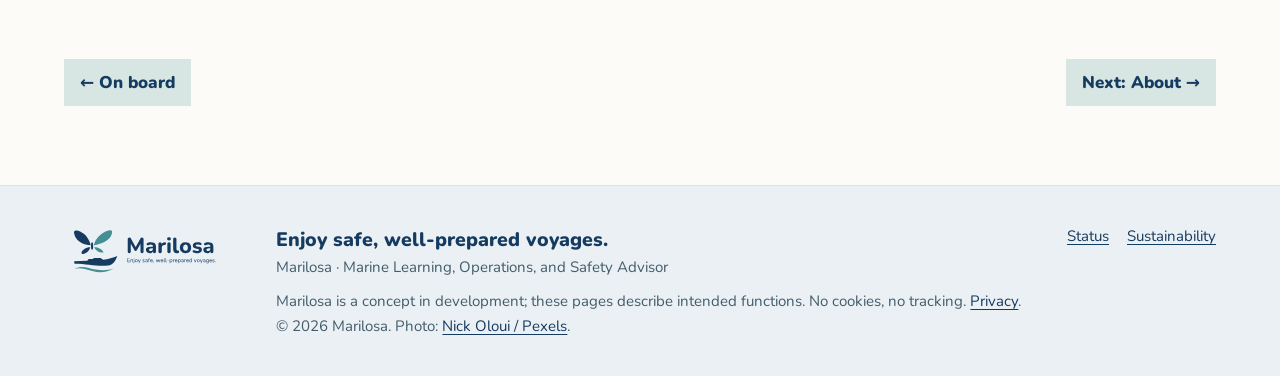
<file: principles/index.html>
<!doctype html>
<html lang="en">
<head>
<meta charset="utf-8">
<meta name="viewport" content="width=device-width, initial-scale=1">
<meta name="robots" content="noindex, nofollow">
<title>Principles · Marilosa</title>
<meta name="description" content="The principles Marilosa is built on.">
<link rel="icon" href="../favicon.svg" type="image/svg+xml">
<link rel="apple-touch-icon" href="../apple-touch-icon.png">
<link rel="canonical" href="https://marilosa.com/principles/">
<meta property="og:type" content="website">
<meta property="og:url" content="https://marilosa.com/principles/">
<meta property="og:site_name" content="Marilosa">
<meta property="og:title" content="Principles · Marilosa">
<meta property="og:description" content="The principles Marilosa is built on.">
<meta property="og:image" content="https://marilosa.com/assets/og-image.png">
<meta property="og:image:width" content="1200">
<meta property="og:image:height" content="630">
<meta name="twitter:card" content="summary_large_image">
<link rel="stylesheet" href="../assets/site.css">
<script>document.documentElement.className='js'</script>
</head>
<body class="site page-principles">
<header><div class="wrap">
  <a href="../" aria-label="Marilosa home"><img src="../assets/marilosa-logo.svg" alt="Marilosa: Enjoy safe, well-prepared voyages."></a>
  <nav aria-label="Main"><a href="../idea/">The idea</a><a href="../model/">The model</a><a href="../on-board/">On board</a><a href="../principles/" aria-current="page">Principles</a><a href="../about/">About</a></nav>
  <details class="menu"><summary aria-label="Open menu">Menu</summary><nav aria-label="Main"><a href="../idea/">The idea</a><a href="../model/">The model</a><a href="../on-board/">On board</a><a href="../principles/" aria-current="page">Principles</a><a href="../about/">About</a></nav></details>
</div></header>
<main id="top">
<section class="pagehead"><div class="wrap"><div class="heading">
  <p class="eyebrow">Principles</p>
  <h1>Built to be trusted</h1>
</div>
  <img class="mast-photo" src="../assets/photos/lifebuoy.webp" alt="An orange lifebuoy floating on dark water." fetchpriority="high">
</div></section>
<section class="page"><div class="wrap">
  <ul class="pr">
    <li><b>The captain is in command.</b> Marilosa advises; it never steers, switches or sends commands.</li>
    <li><b>Nothing depends on it.</b> Everything on board works with Marilosa switched off.</li>
    <li><b>Missing is never reassuring.</b> Old or missing information is shown as old or missing.</li>
    <li><b>Facts are kept apart.</b> What was observed, what was reported, what is inferred and what may be the cause are shown separately.</li>
    <li><b>Options stay visible.</b> Advice comes with alternatives and the reasons for them.</li>
    <li><b>Learning proposes.</b> Changes to checklists and settings need the captain’s approval.</li>
    <li><b>Familiar at the helm.</b> Designed following maritime interface conventions, with day, dusk and night modes.</li>
    <li><b>Only what the voyage needs.</b> Each person decides what they share. No health information is ever recorded, and the crew’s “fit” or “not fit” stays on board for the voyage only.</li>
  </ul>
  <section class="moved-section" aria-labelledby="sustainability">
  <h2 id="sustainability">Good for the crew and the sea</h2>
  <p class="lead">Marilosa follows the UN Sustainable Development Goals with simple indicators, measured on board and owned by the crew.</p>
  <div class="sdg">
    <div><b>SDG 3 · Health</b><p>Lifejackets worn and serviced, MOB drills, beacons registered, crew trained.</p></div>
    <div><b>SDG 13 · Climate</b><p>Litres per nautical mile, time at economical speed, energy not from burning fuel.</p></div>
    <div><b>SDG 14 · Life below water</b><p>Anchoring on sand rather than seagrass, correct discharge, a clean hull.</p></div>
    <div><b>SDG 12 · Responsible use</b><p>Maintenance on time and repair before replace, so equipment lasts longer.</p></div>
  </div>
  </section>
  <div class="next"><a href="../on-board/">← On board</a><a href="../about/">Next: About →</a></div>
</div></section>
</main>
<footer><div class="wrap">
  <img src="../assets/marilosa-logo.svg" alt="Marilosa">
  <div>
    <p class="promise">Enjoy safe, well-prepared voyages.</p>
    <p>Marilosa · Marine Learning, Operations, and Safety Advisor</p>
    <p style="margin-top:10px">Marilosa is a concept in development; these pages describe intended functions. No cookies, no tracking. <a href="../privacy.html">Privacy</a>. © 2026 Marilosa. Photo: <a href="https://www.pexels.com/photo/5198217/">Nick Oloui / Pexels</a>.</p>
  </div>
  <nav class="utility" aria-label="More about Marilosa"><a href="../status/">Status</a><a href="../sustainability/">Sustainability</a></nav>
</div></footer>
</body>
</html>
</file>
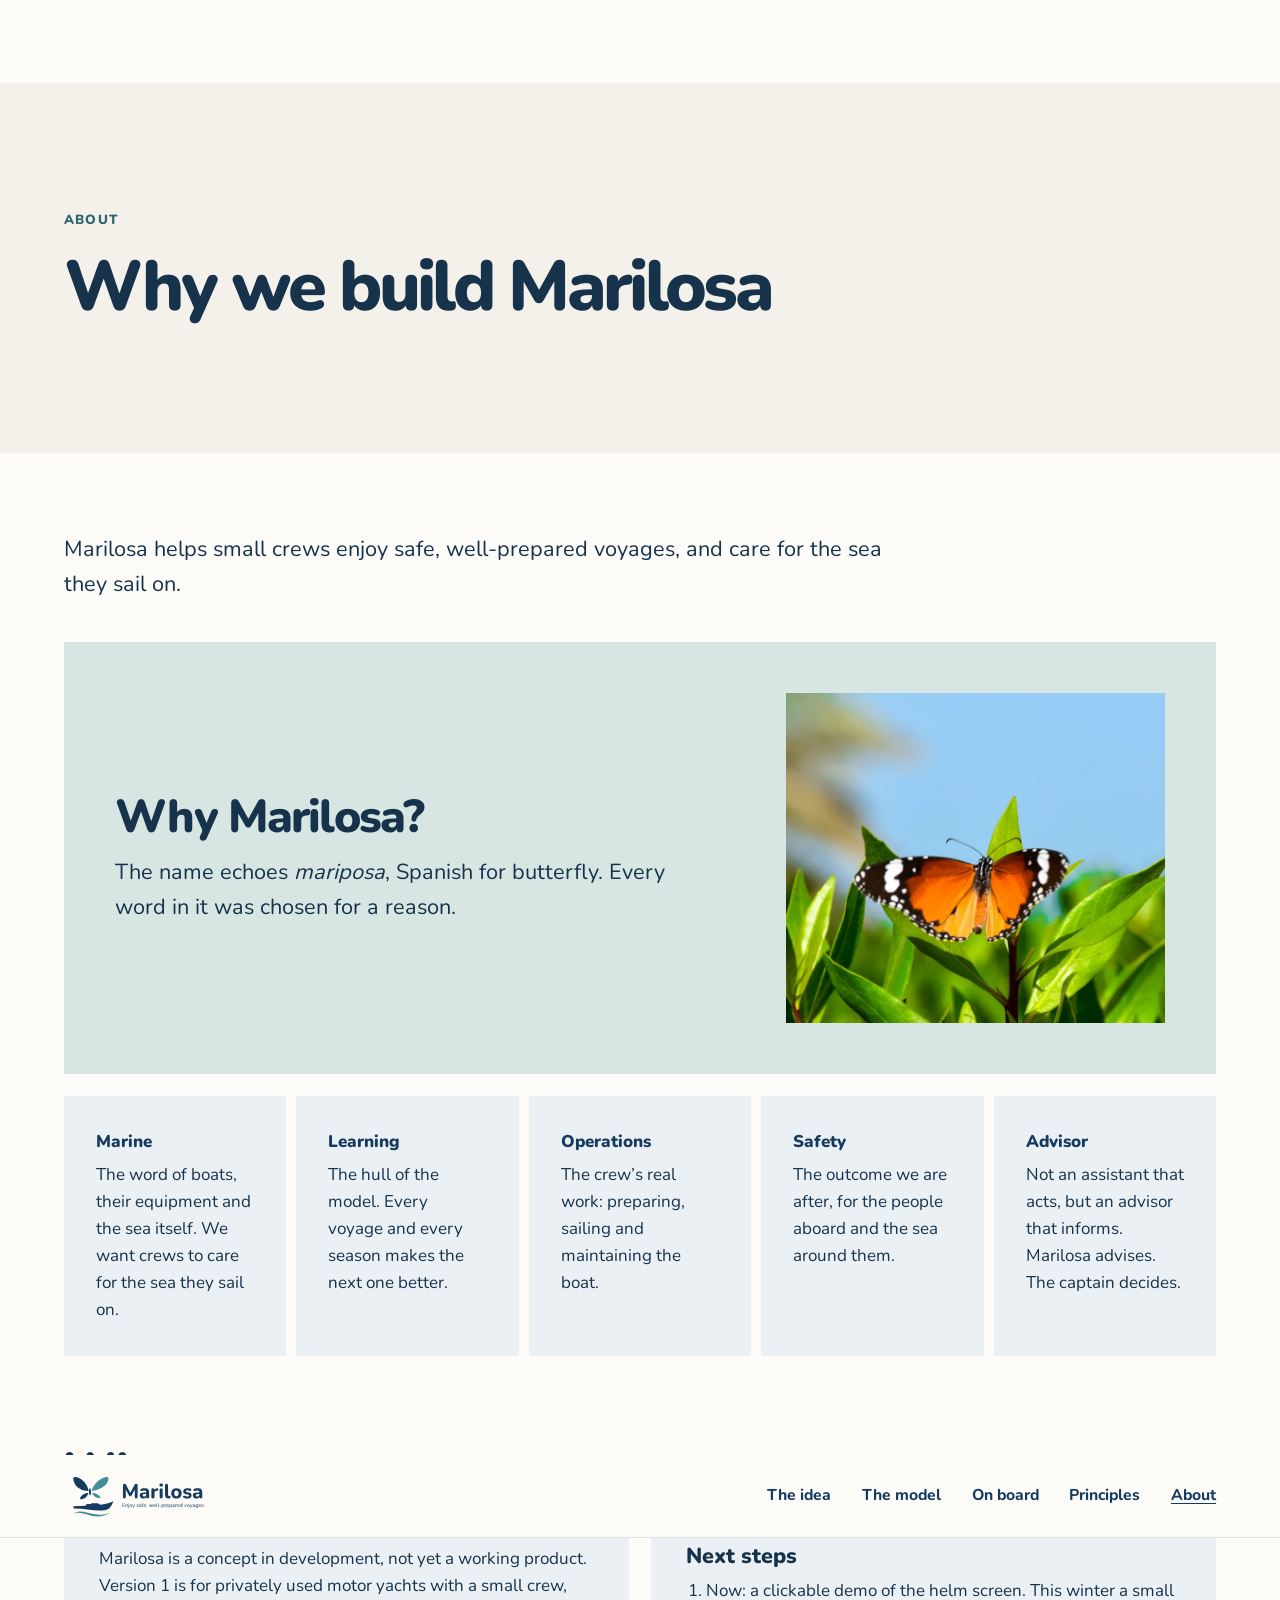
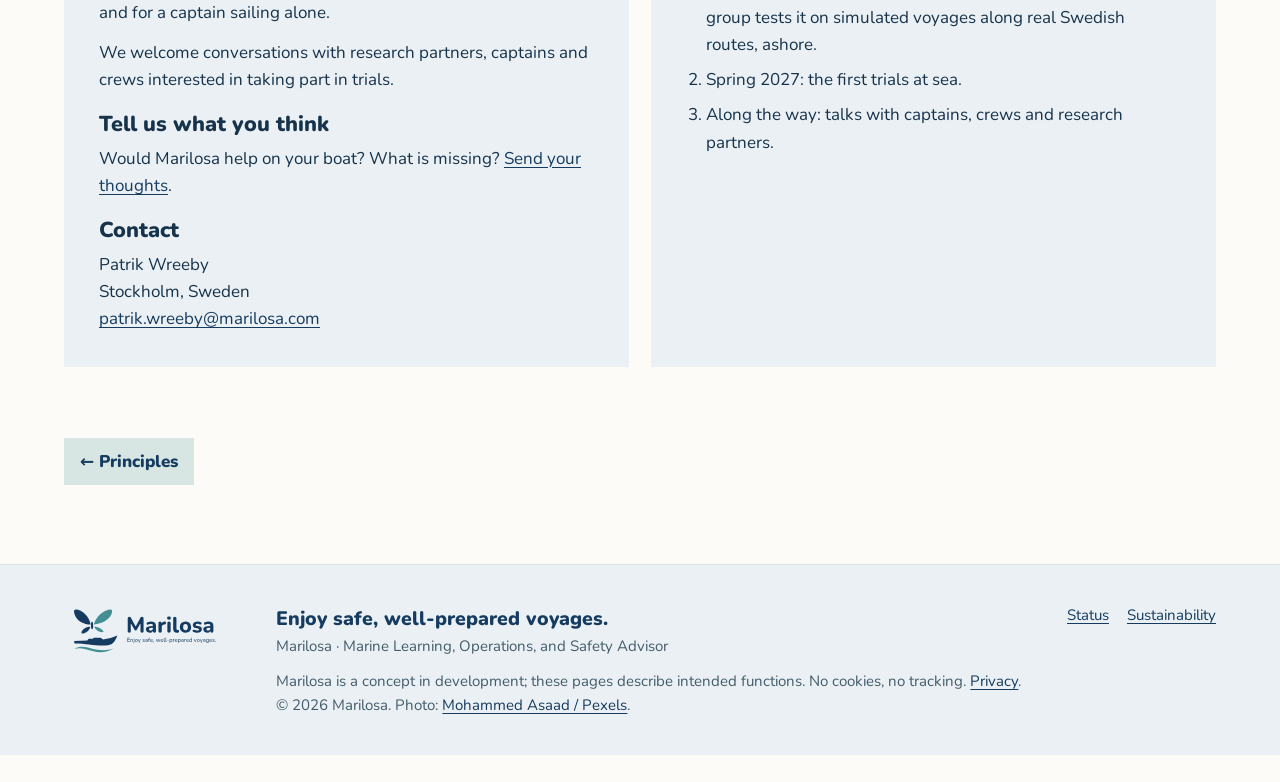
<file: status/index.html>
<!doctype html>
<html lang="en">
<head>
<meta charset="utf-8">
<meta name="robots" content="noindex, nofollow">
<title>Moved · Marilosa</title>
<meta http-equiv="refresh" content="0; url=../about/#status">
<link rel="canonical" href="https://marilosa.com/about/#status">
</head>
<body><p>This page has moved to <a href="../about/#status">About and status</a>.</p></body>
</html>
</file>
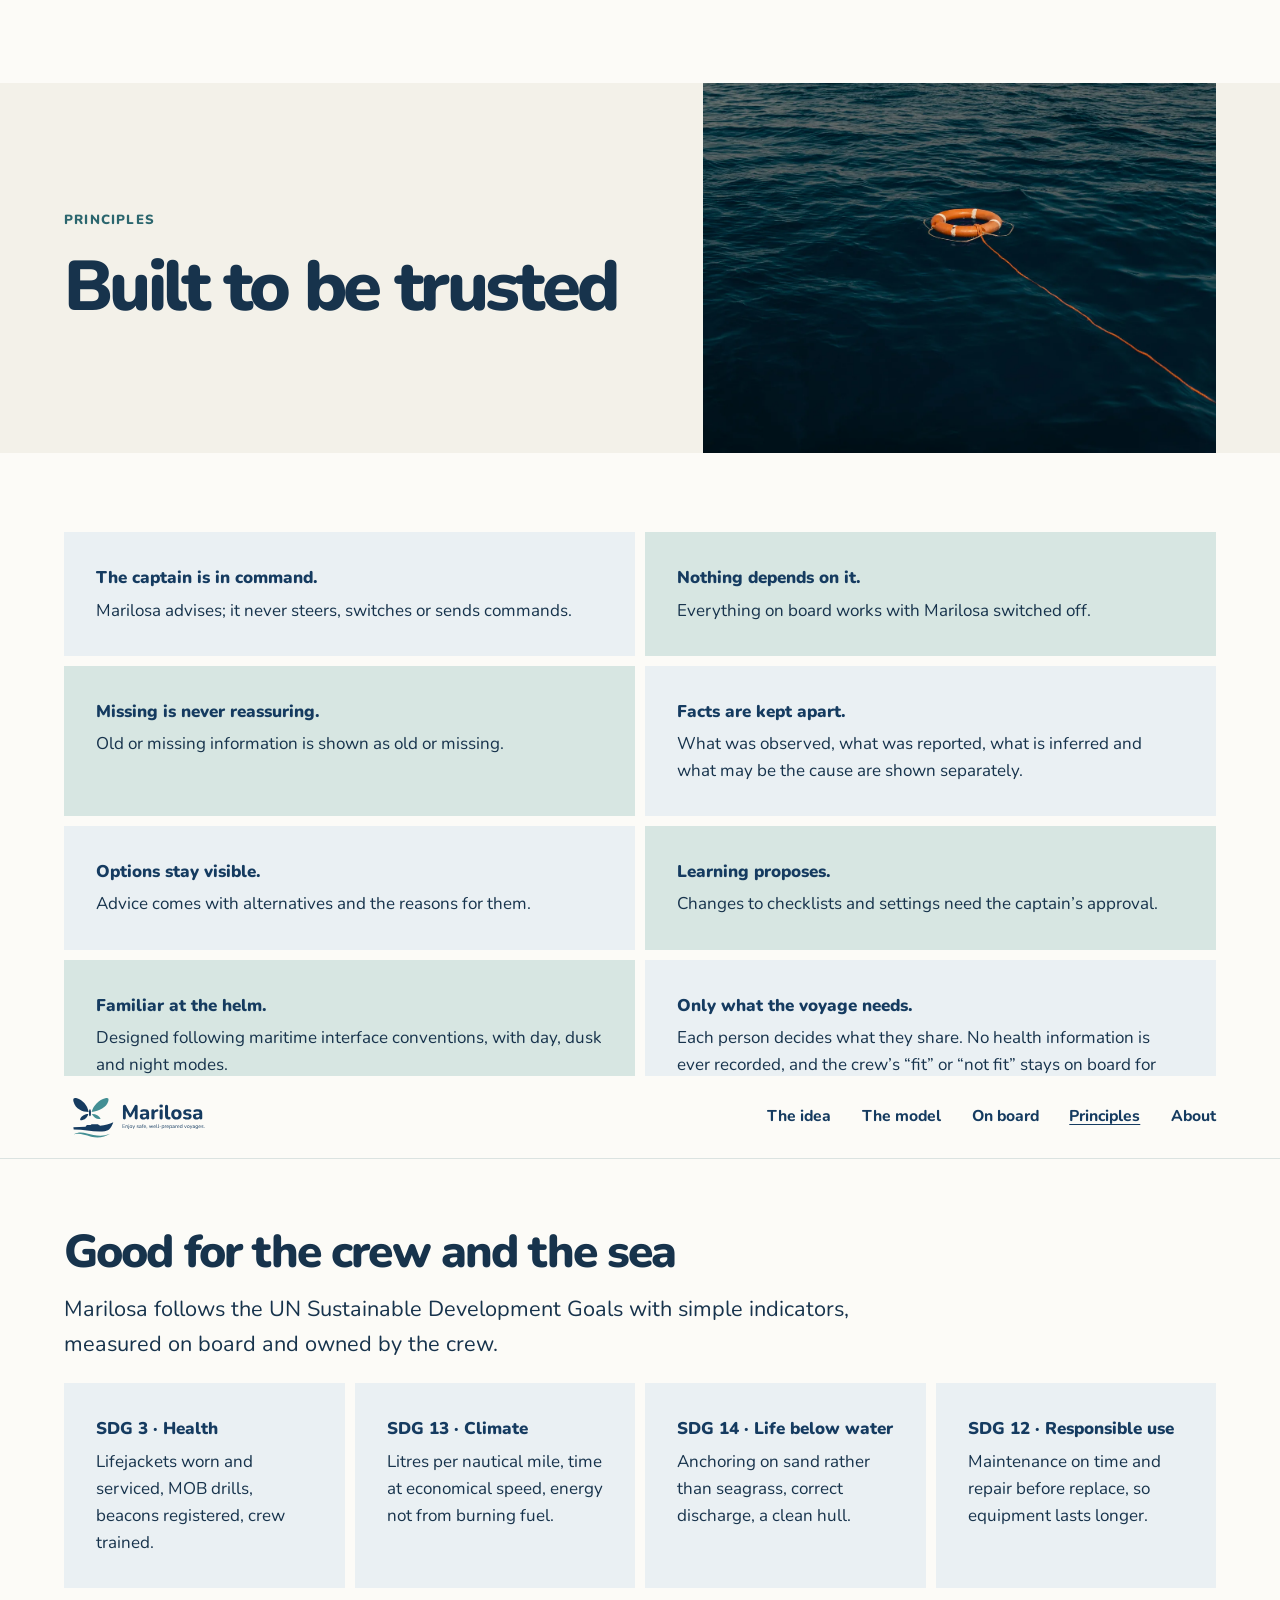
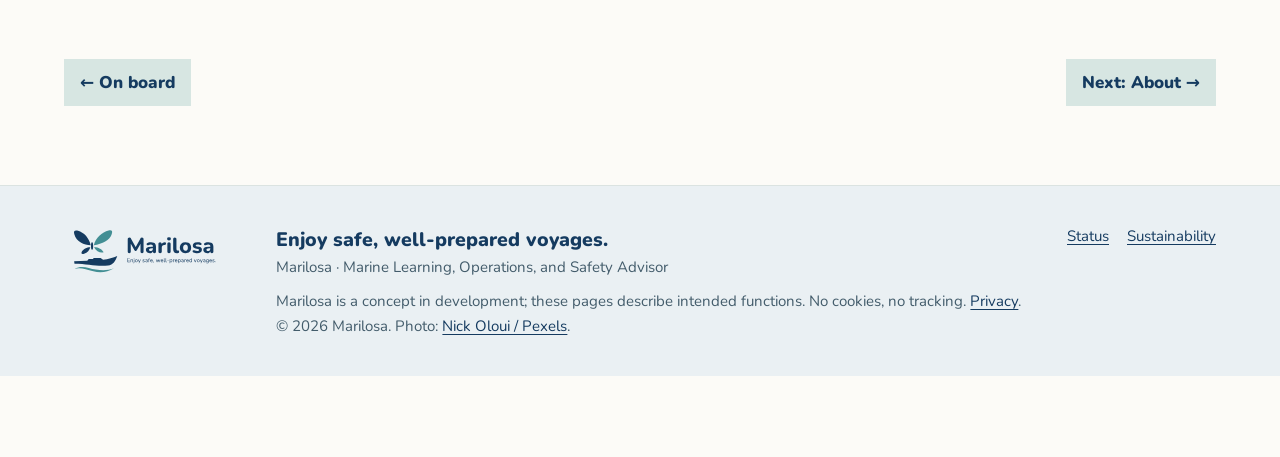
<file: sustainability/index.html>
<!doctype html>
<html lang="en">
<head>
<meta charset="utf-8">
<meta name="robots" content="noindex, nofollow">
<title>Moved · Marilosa</title>
<meta http-equiv="refresh" content="0; url=../principles/#sustainability">
<link rel="canonical" href="https://marilosa.com/principles/#sustainability">
</head>
<body><p>This page has moved to <a href="../principles/#sustainability">Principles</a>.</p></body>
</html>
</file>
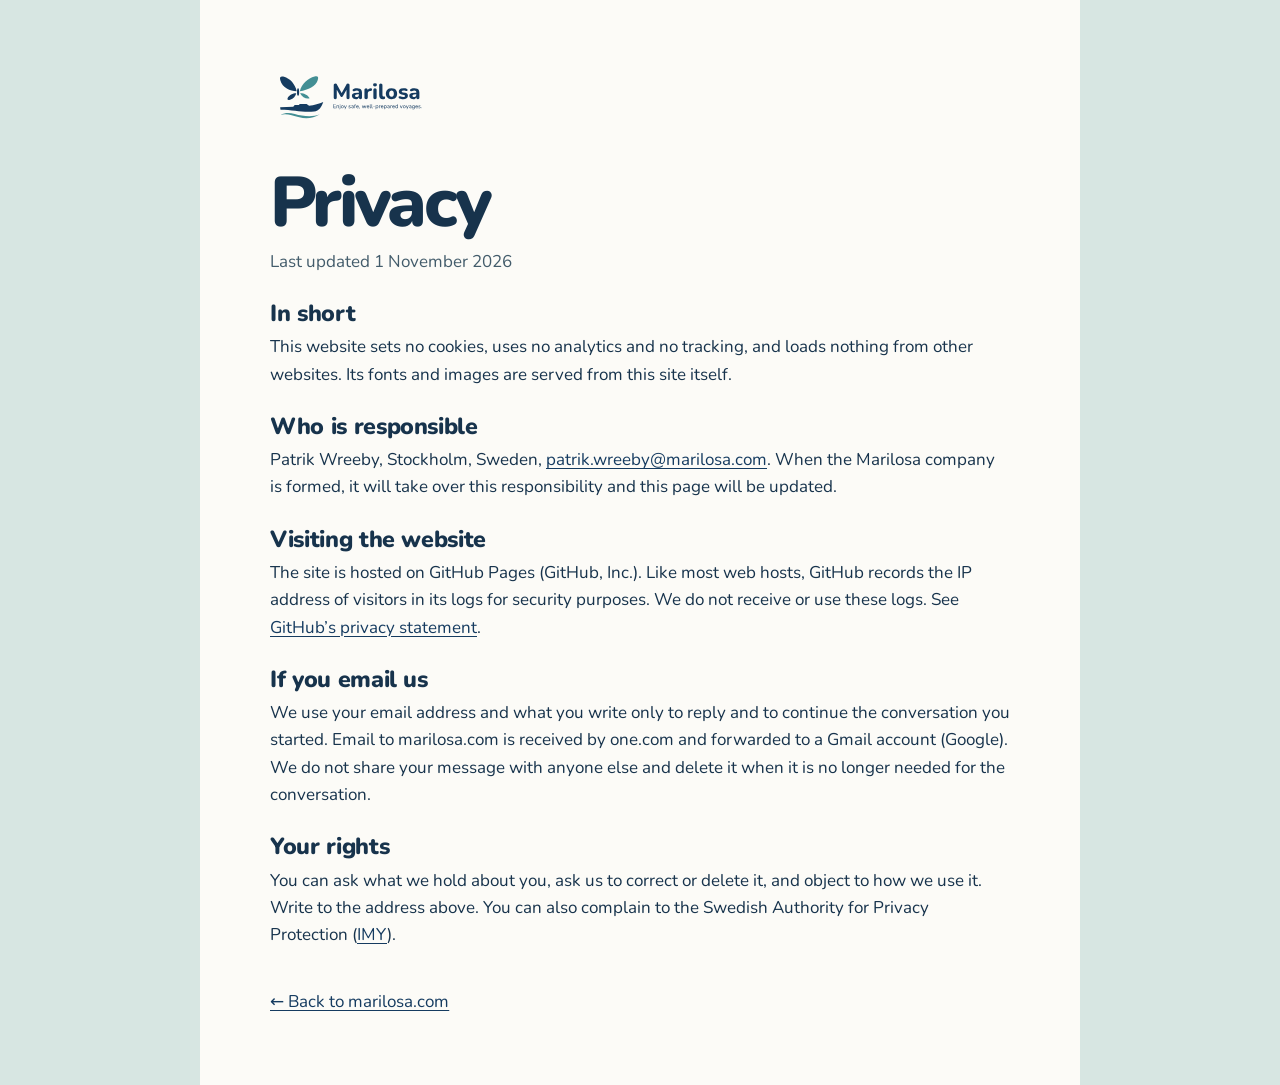
<file: privacy.html>
<!doctype html>
<html lang="en">
<head>
<meta charset="utf-8">
<meta name="robots" content="noindex, nofollow">
<meta name="viewport" content="width=device-width, initial-scale=1">
<title>Privacy · Marilosa</title>
<meta name="description" content="How marilosa.com handles personal data.">
<link rel="icon" href="favicon.svg" type="image/svg+xml">
<link rel="apple-touch-icon" href="apple-touch-icon.png">
<link rel="stylesheet" href="assets/site.css">
</head>
<body class="privacy">
<div class="wrap">
<header><a href="./" aria-label="Back to marilosa.com"><img src="assets/marilosa-logo.svg" alt="Marilosa"></a></header>
<h1>Privacy</h1>
<p class="muted">Last updated 1 November 2026</p>

<h2>In short</h2>
<p>This website sets no cookies, uses no analytics and no tracking, and loads nothing from other websites. Its fonts and images are served from this site itself.</p>

<h2>Who is responsible</h2>
<p>Patrik Wreeby, Stockholm, Sweden, <a href="mailto:patrik.wreeby@marilosa.com">patrik.wreeby@marilosa.com</a>. When the Marilosa company is formed, it will take over this responsibility and this page will be updated.</p>

<h2>Visiting the website</h2>
<p>The site is hosted on GitHub Pages (GitHub, Inc.). Like most web hosts, GitHub records the IP address of visitors in its logs for security purposes. We do not receive or use these logs. See <a href="https://docs.github.com/en/site-policy/privacy-policies/github-general-privacy-statement">GitHub’s privacy statement</a>.</p>

<h2>If you email us</h2>
<p>We use your email address and what you write only to reply and to continue the conversation you started. Email to marilosa.com is received by one.com and forwarded to a Gmail account (Google). We do not share your message with anyone else and delete it when it is no longer needed for the conversation.</p>

<h2>Your rights</h2>
<p>You can ask what we hold about you, ask us to correct or delete it, and object to how we use it. Write to the address above. You can also complain to the Swedish Authority for Privacy Protection (<a href="https://www.imy.se/en/">IMY</a>).</p>

<p style="margin-top:40px"><a href="./">← Back to marilosa.com</a></p>
</div>
</body>
</html>
</file>
<file: assets/site.css>
@font-face {
  font-family: Nunito;
  src: url('../fonts/Nunito.ttf') format('truetype');
  font-weight: 200 1000;
  font-display: swap;
}

:root {
  --navy: #153b60;
  --deep: #102d49;
  --teal: #2b666e;
  --mist: #d7e6e2;
  --ice: #eaf0f3;
  --paper: #fcfbf7;
  --sand: #f3f1e9;
  --line: #dbe3e1;
  --ink: #17334c;
  --muted: #435c6b;
  --white: #fff;
  --edge: clamp(20px, 5vw, 76px);
}

* { box-sizing: border-box; }
html { scroll-padding-top: 94px; }
body {
  margin: 0;
  color: var(--ink);
  background: var(--paper);
  font: 1.0625rem/1.6 Nunito, system-ui, sans-serif;
}
img { display: block; max-width: 100%; }
a { color: var(--navy); text-underline-offset: .2em; }
a:hover { text-decoration-thickness: .13em; }
:focus-visible { outline: 3px solid #a46721; outline-offset: 4px; }
button, summary { font: inherit; }
p, ul, ol, h1, h2, h3, figure { margin: 0; }
h1, h2, h3 { line-height: 1.1; }
h1 { font-size: clamp(2.65rem, 5.5vw, 5.5rem); font-weight: 850; letter-spacing: -.052em; }
h2 { font-size: clamp(2rem, 3.6vw, 3.5rem); font-weight: 850; letter-spacing: -.04em; }
h3 { font-size: 1.35rem; font-weight: 850; }
.wrap { width: min(100%, 1440px); margin-inline: auto; padding-inline: var(--edge); }
.lead { max-width: 65ch; font-size: clamp(1.12rem, 1.7vw, 1.36rem); }
.note, .disclaimer { color: var(--muted); font-size: .94rem; }
.eyebrow, .badge {
  display: block;
  margin-bottom: 18px;
  color: var(--teal);
  font-size: .83rem;
  font-weight: 850;
  letter-spacing: .09em;
  text-transform: uppercase;
}

.site > header { position: sticky; top: 0; z-index: 2; background: var(--paper); border-bottom: 1px solid var(--line); }
.site > header .wrap {
  display: flex;
  min-height: 82px;
  justify-content: space-between;
  align-items: center;
  gap: 24px;
}
.site > header img { width: 161px; height: auto; }
.site > header nav { display: flex; gap: clamp(14px, 2.4vw, 34px); align-items: center; }
.site > header nav a { padding: 9px 0; font-size: .98rem; font-weight: 750; text-decoration: none; }
.site > header nav a:hover, .site > header nav a[aria-current] { text-decoration: underline; }
.menu { display: none; }

.page { padding-block: clamp(36px, 6.2vw, 96px); }
.pagehead { background: var(--sand); }
.pagehead .wrap { min-height: 370px; display: grid; align-items: center; }
.pagehead .wrap:has(.mast-photo) { grid-template-columns: 1.12fr 1fr; gap: clamp(24px, 5vw, 74px); }
.pagehead .heading { padding-block: 48px; }
.pagehead h1 { max-width: 14ch; }
.mast-photo { width: 100%; height: 370px; object-fit: cover; }
.page-idea .mast-photo { object-position: 50% 53%; }
.page-on-board .mast-photo { object-position: 50% 62%; }
.page-about .pagehead .wrap { align-content: center; padding-block: 52px; }
.page-about .pagehead h1 { max-width: 20ch; }

.page-home { --home-header-height: 67px; }
.page-home > header { background: #eff6fa; }
.page-home > header .wrap { min-height: calc(var(--home-header-height) - 1px); }
.hero {
  position: relative;
  isolation: isolate;
  min-height: max(31rem, 100vh);
  min-height: max(31rem, 100svh);
  margin-top: calc(-1 * var(--home-header-height));
  display: grid;
  grid-template-rows: 1fr auto;
  padding-block: calc(var(--home-header-height) + clamp(18px, 5vh, 62px)) clamp(20px, 6vh, 62px);
  background: #e4eef8;
}
.hero-photo, .hero::before {
  position: absolute;
  inset: 0;
  width: 100%;
  height: 100%;
}
.hero-photo {
  z-index: -2;
  object-fit: cover;
  object-position: center 28%;
}
.hero::before {
  z-index: -1;
  content: '';
  background: linear-gradient(180deg, #f2f8ffd9 0%, #f2f8ffd1 20rem, #f2f8ff00 32rem);
}
.hero h1 {
  max-width: 17ch;
  font-size: clamp(2.65rem, 5.35vw, 5.5rem);
}
.hero h1 span { white-space: nowrap; }
.hero .badge { margin-bottom: 12px; color: var(--deep); }
.hero-subtitle { margin-top: 11px; color: var(--deep); font-weight: 850; }
.hero .core { margin-top: 4px; font-size: 1.13rem; font-weight: 850; }
.hero-actions { display: flex; flex-wrap: wrap; gap: 8px; margin-top: 17px; }
.hero .explore-button {
  justify-self: center;
  gap: 13px;
  margin-top: 24px;
  background: #f2f8ff;
  color: var(--deep);
  cursor: pointer;
}
.explore-dialog {
  width: min(calc(100% - 24px), 700px);
  max-height: calc(100% - 24px);
  padding: clamp(16px, 3vw, 32px);
  border: 1px solid var(--line);
  color: var(--ink);
  background: var(--paper);
}
.explore-dialog::backdrop { background: #102d49b8; }
.explore-header { display: flex; align-items: center; justify-content: space-between; gap: 8px; }
.explore-header h2 { font-size: clamp(1.55rem, 4vw, 2.4rem); }
.explore-header button {
  width: 44px;
  height: 44px;
  border: 0;
  background: var(--mist);
  color: var(--deep);
  font-size: 1.6rem;
  cursor: pointer;
}
.explore-dialog .lead { margin-top: 12px; font-size: 1rem; line-height: 1.5; }
.explore-choices {
  display: grid;
  grid-template-columns: repeat(4, minmax(0, 1fr));
  gap: 4px;
  margin-top: 16px;
}
.explore-choices button {
  min-height: 44px;
  padding: 4px;
  border: 0;
  background: var(--ice);
  color: var(--deep);
  font-weight: 850;
  cursor: pointer;
}
.explore-choices [aria-pressed="true"] { background: var(--deep); color: var(--white); }
.explore-detail { min-height: 7rem; padding: 12px; background: var(--ice); line-height: 1.45; }
.explore-detail h3 { margin-bottom: 6px; font-size: 1rem; }
.explore-next { display: inline-flex; align-items: center; min-height: 44px; font-weight: 850; }
.explore-footer { padding: 10px 0 0; background: transparent; }
.explore-footer summary { min-height: 40px; padding-block: 8px; font-weight: 750; cursor: pointer; }
.explore-footer p, .explore-footer .utility { font-size: .8rem; line-height: 1.45; }
.explore-footer .utility a { display: inline-flex; align-items: center; min-height: 36px; }
.btn {
  display: inline-flex;
  min-height: 46px;
  align-items: center;
  padding: 10px 16px;
  border: 1px solid var(--navy);
  background: var(--navy);
  color: var(--white);
  font-weight: 850;
  text-decoration: none;
}
.btn.ghost { background: #f2f8ffed; color: var(--navy); }
.btn:hover, .next a:hover { text-decoration: underline; }
.cols3 { display: grid; grid-template-columns: repeat(3, minmax(0, 1fr)); gap: 12px; margin-top: 35px; }
.cols3 > div { padding: clamp(18px, 3vw, 38px); background: var(--ice); }
.stat { margin-bottom: 12px; font-size: clamp(2.5rem, 5vw, 4.7rem); font-weight: 900; letter-spacing: -.05em; line-height: .95; }
.note { margin-top: 20px; max-width: 86ch; }

.page-model .page { background: var(--ice); }
.viewer { scroll-margin-top: 20px; }
.mvhead { margin-bottom: 22px; }
.mvh { max-width: 13ch; }
.stage { background: var(--white); }
.stage img { width: 100%; height: auto; }
.stage figure + figure { margin-top: 32px; }
.stage figcaption, .side { padding: clamp(18px, 3vw, 32px); }
.stage figcaption b, .cap b { display: block; margin-bottom: 8px; color: var(--teal); font-size: .91rem; }
.side { display: none; background: var(--mist); }
.js .side { display: block; }
.js .viewer figure, .js .viewer figcaption { display: none; }
.js .viewer figure.on { display: block; margin: 0; }
.vbar { display: grid; grid-template-columns: 1fr 1fr; gap: 9px; margin-top: 22px; }
.vbar button { min-height: 44px; border: 0; color: var(--deep); background: var(--white); font-weight: 850; cursor: pointer; }
.vbar .fwd { color: var(--white); background: var(--navy); }
.vbar button[disabled] { color: var(--muted); background: var(--ice); cursor: default; }
.dotrow { grid-column: 1 / -1; display: flex; flex-wrap: wrap; gap: 5px 12px; align-items: center; }
.dots { display: flex; }
.dots button { width: 28px; min-height: 44px; padding: 0; background: transparent; }
.dots button::after { content: ''; display: block; margin: auto; width: 10px; height: 10px; border-radius: 50%; background: var(--muted); }
.dots button.on::after { width: 14px; height: 14px; background: var(--navy); }
.count, .hint { color: var(--muted); font-size: .88rem; }
.hint { margin-top: 12px; }
@media (min-width: 900px) {
  .js .mv {
    display: grid;
    grid-template-columns: minmax(0, 1fr) minmax(250px, .56fr);
    grid-template-areas: 'stage head' 'stage side';
    align-items: start;
    gap: 16px clamp(24px, 4.2vw, 60px);
  }
  .js .stage { grid-area: stage; }
  .js .mvhead { grid-area: head; }
  .js .side { grid-area: side; align-self: start; }
}

.disclaimer { margin-block: 16px 0; padding: 14px 18px; background: var(--ice); max-width: 78ch; }
.scene { display: grid; grid-template-columns: minmax(140px, .3fr) minmax(0, 1fr); gap: clamp(18px, 5vw, 72px); margin-block: 22px; background: var(--ice); padding: clamp(20px, 3vw, 42px); }
.scene:nth-of-type(even) { background: var(--mist); }
.scene .when { color: var(--navy); font-size: 1.35rem; font-weight: 900; line-height: 1.16; }
.scene .when span { display: block; margin-top: 8px; font-size: .88rem; font-weight: 750; color: var(--muted); }
.scene p + p { margin-top: 12px; }
.say { margin-block: 12px; padding: 14px 18px; background: var(--white); }
.say b { display: block; color: var(--teal); font-size: .87rem; margin-bottom: 3px; }
.say.crew { background: #f4f8f9; }
.say.concern { background: #f7ede0; }

.pr { list-style: none; padding: 0; display: grid; grid-template-columns: repeat(2, minmax(0, 1fr)); gap: 10px; }
.pr li, .sdg > div { padding: clamp(19px, 3vw, 32px); background: var(--ice); }
.pr li:nth-child(4n+2), .pr li:nth-child(4n+3) { background: var(--mist); }
.pr b, .sdg b { display: block; color: var(--navy); font-weight: 850; margin-bottom: 5px; }
.sdg { display: grid; grid-template-columns: repeat(auto-fit, minmax(min(100%, 190px), 1fr)); gap: 10px; margin-top: 22px; }
.moved-section { margin-top: clamp(42px, 7vw, 90px); }
.moved-section h2 { margin-bottom: 14px; }
.two { display: grid; grid-template-columns: minmax(0, 1.6fr) minmax(0, 1fr); gap: clamp(20px, 5vw, 74px); align-items: center !important; padding: clamp(20px, 4vw, 60px); background: var(--mist); }
.two h2 { margin-bottom: 12px; }
.two .photo { width: 100%; height: auto; max-height: 330px; object-fit: cover; }
.status { display: grid; grid-template-columns: 1fr 1fr; gap: 22px; overflow-wrap: anywhere; }
.status > div { padding: clamp(18px, 3vw, 35px); background: var(--ice); }
.status h3 { margin-bottom: 8px; }
.status ol { padding-left: 1.2em; }
.status li + li { margin-top: 8px; }

.next { display: flex; gap: 15px; justify-content: space-between; margin-top: clamp(34px, 5.5vw, 76px); }
.next a { display: inline-flex; align-items: center; min-height: 44px; background: var(--mist); padding: 10px 16px; text-decoration: none; font-weight: 850; }
.next a:hover { text-decoration: underline; }
footer { padding-block: 38px; background: var(--ice); border-top: 1px solid var(--line); }
footer .wrap { display: grid; grid-template-columns: 174px 1fr auto; align-items: start; gap: clamp(20px, 3vw, 44px); }
footer img { width: 174px; }
footer p { color: var(--muted); font-size: .94rem; }
footer .promise { font-size: 1.22rem; font-weight: 850; color: var(--navy); }
.utility { display: flex; flex-wrap: wrap; gap: 6px 18px; font-size: .94rem; }
.privacy { background: var(--mist); }
.privacy .wrap { max-width: 880px; padding: clamp(22px, 6vw, 70px); background: var(--paper); min-height: 100vh; overflow-wrap: anywhere; }
.privacy header img { width: 174px; margin-bottom: 42px; }
.privacy h1 { font-size: clamp(2.5rem, 6vw, 4.4rem); }
.privacy h2 { margin: 26px 0 7px; font-size: 1.45rem; letter-spacing: -.015em; }
.privacy .muted { color: var(--muted); margin-top: 5px; }

@media (max-width: 899px) {
  html { scroll-padding-top: 79px; }
  .site > header .wrap { min-height: 67px; }
  .site > header .wrap > nav { display: none; }
  .menu { display: block; position: relative; }
  .menu summary { display: grid; place-items: center; min-width: 76px; min-height: 44px; padding: 5px 12px; background: var(--mist); color: var(--navy); font-weight: 850; cursor: pointer; list-style: none; }
  .menu summary::-webkit-details-marker { display: none; }
  .site > header .menu nav { position: absolute; display: grid; gap: 0; right: 0; top: calc(100% + 8px); width: min(260px, 80vw); max-height: calc(100dvh - 76px); overflow-y: auto; padding: 8px; background: var(--paper); border: 1px solid var(--line); }
  .site > header .menu nav a { padding: 11px 12px; }
  .pagehead .wrap { min-height: auto; }
  .pagehead .wrap:has(.mast-photo) { grid-template-columns: 1fr; gap: 0; padding-bottom: 18px; }
  .pagehead .heading { padding-block: 32px 24px; }
  .mast-photo { height: clamp(190px, 37vw, 330px); }
  .page-home { --home-header-height: 68px; }
  .hero-photo { object-position: 57% 25%; }
  .hero::before {
    background: linear-gradient(180deg, #f2f8ffe8 0%, #f2f8ffd9 20rem, #f2f8ff00 29rem);
  }
  .hero .core { font-size: 1.04rem; }
  .js .mvhead { margin-bottom: 20px; }
  .js .side { margin-top: 10px; }
  footer .wrap { grid-template-columns: 1fr; gap: 18px; }
}
@media (max-width: 590px) {
  h1 { font-size: clamp(2.42rem, 10.5vw, 3.4rem); }
  .cols3, .scene, .pr, .two, .status { grid-template-columns: 1fr; }
  .scene { gap: 14px; }
  .next { flex-wrap: wrap; }
}

@media (max-width: 420px) and (max-height: 680px) {
  .hero { padding-block: calc(var(--home-header-height) + 14px) 18px; }
  .hero h1 { font-size: 2.12rem; }
  .hero-actions { margin-top: 12px; }
  .hero-actions .btn { padding-inline: 10px; font-size: .92rem; }
  .hero .explore-button { margin-top: 14px; }
  .explore-dialog { padding: 12px; }
  .explore-dialog .lead { margin-top: 8px; font-size: .92rem; line-height: 1.4; }
  .explore-choices { margin-top: 10px; }
  .explore-choices button { font-size: .9rem; }
  .explore-detail { min-height: 0; padding: 10px; font-size: .92rem; }
  .explore-footer p, .explore-footer .utility { font-size: .75rem; line-height: 1.35; }
  .explore-dialog:has(.explore-footer details[open]) > :is(.lead, .explore-choices, .explore-detail, .explore-next) {
    display: none;
  }
}
</file>
